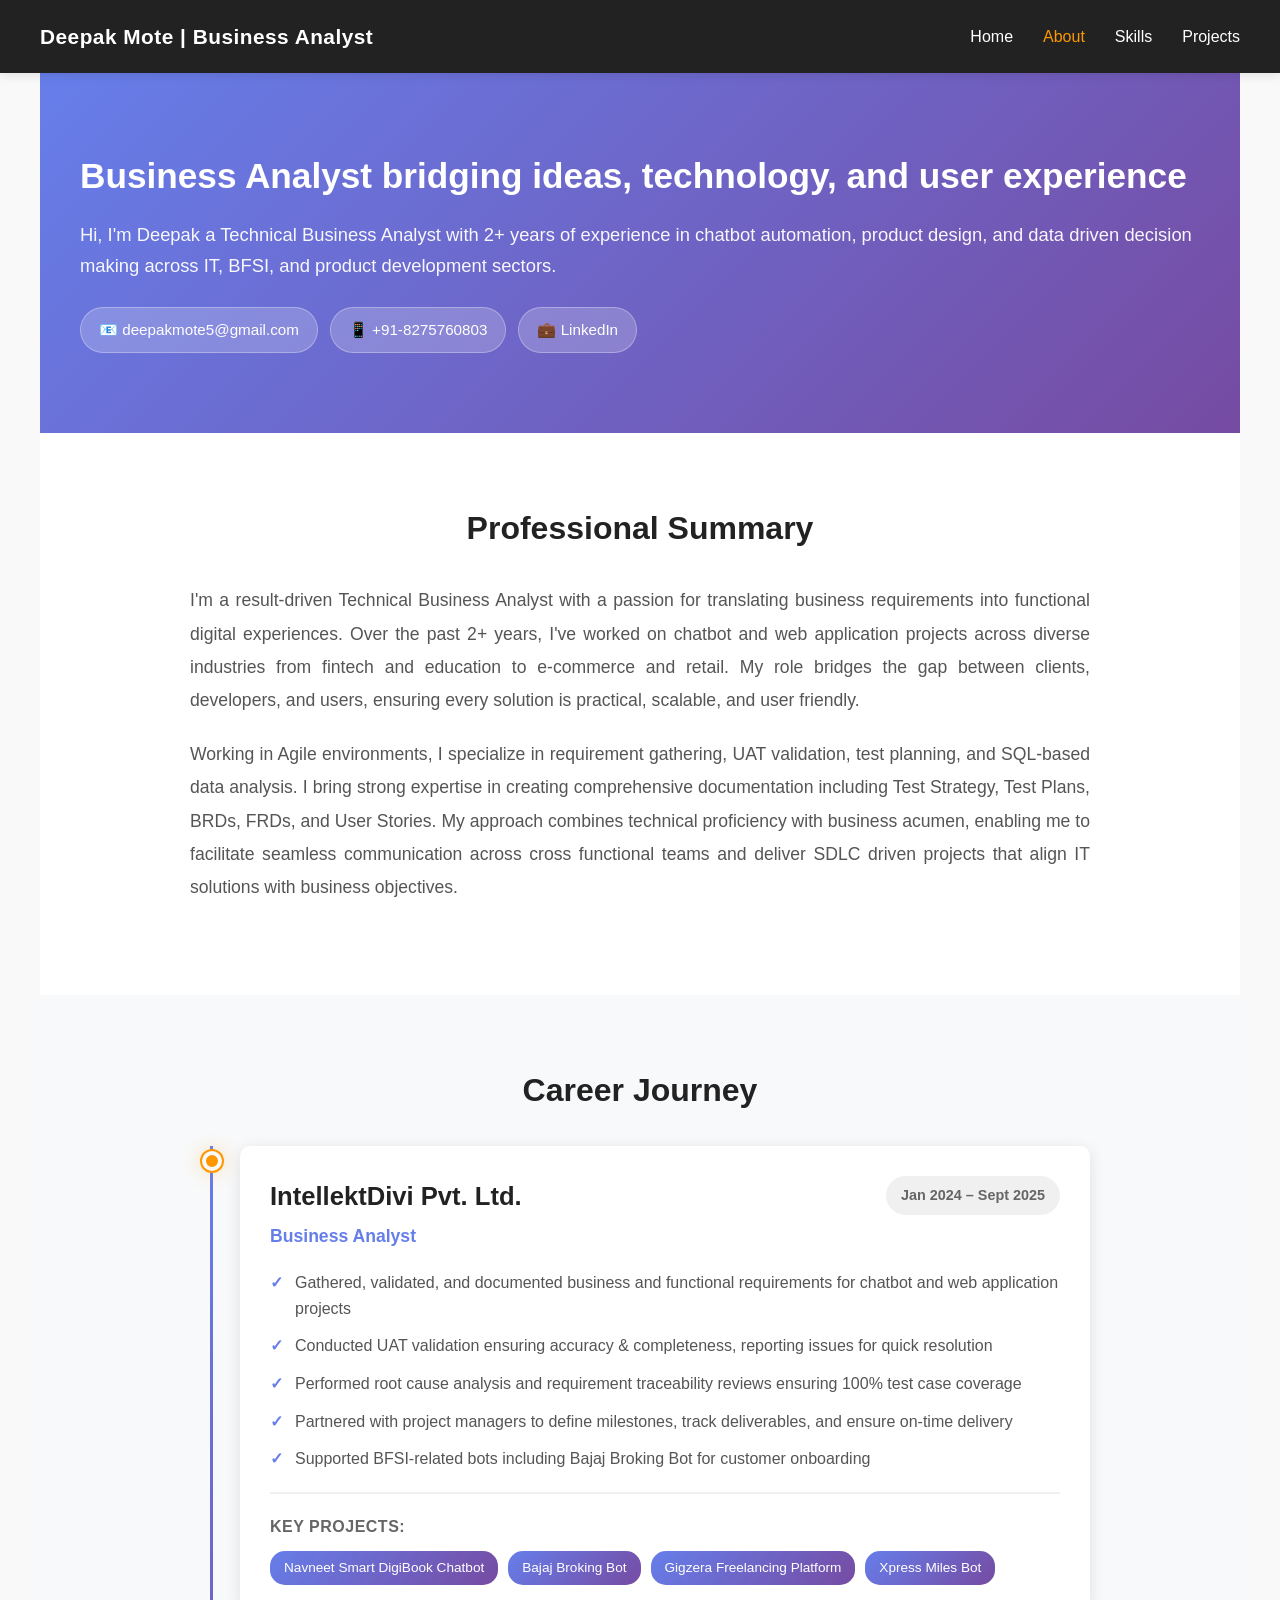
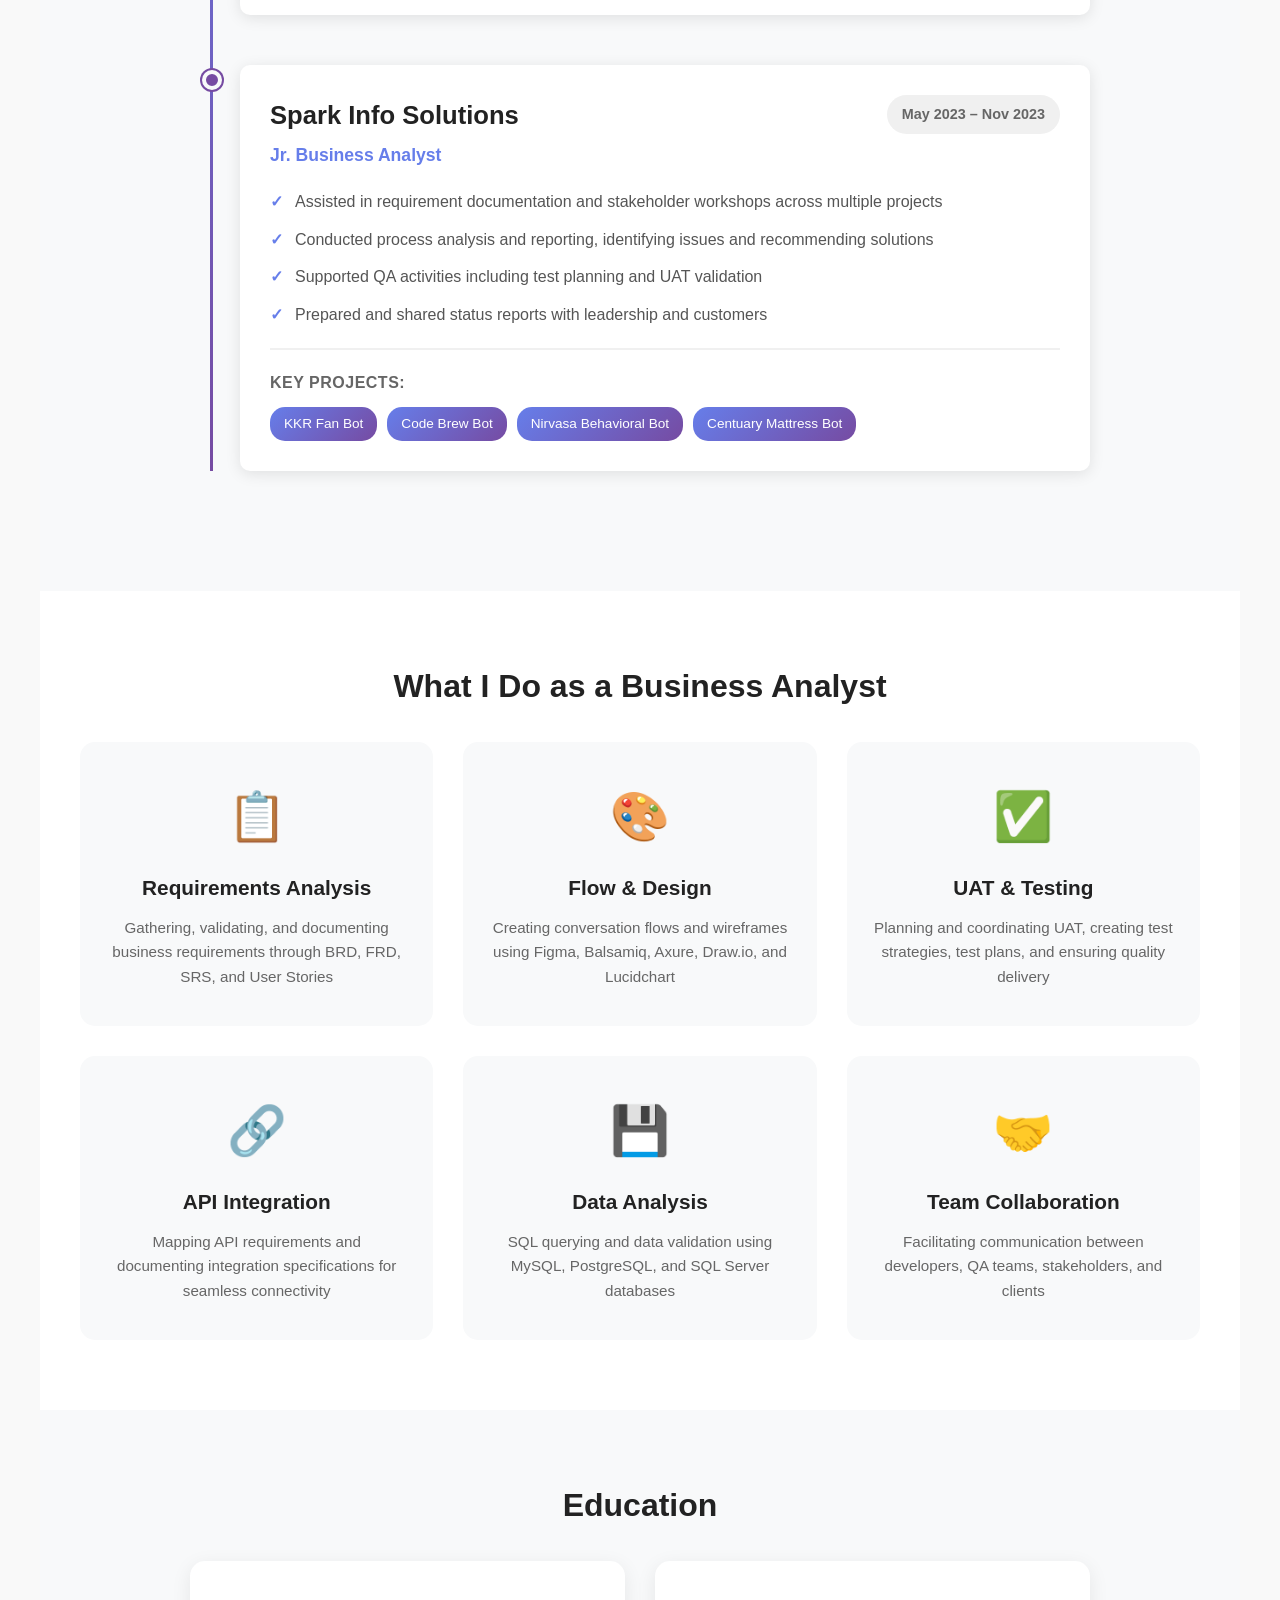
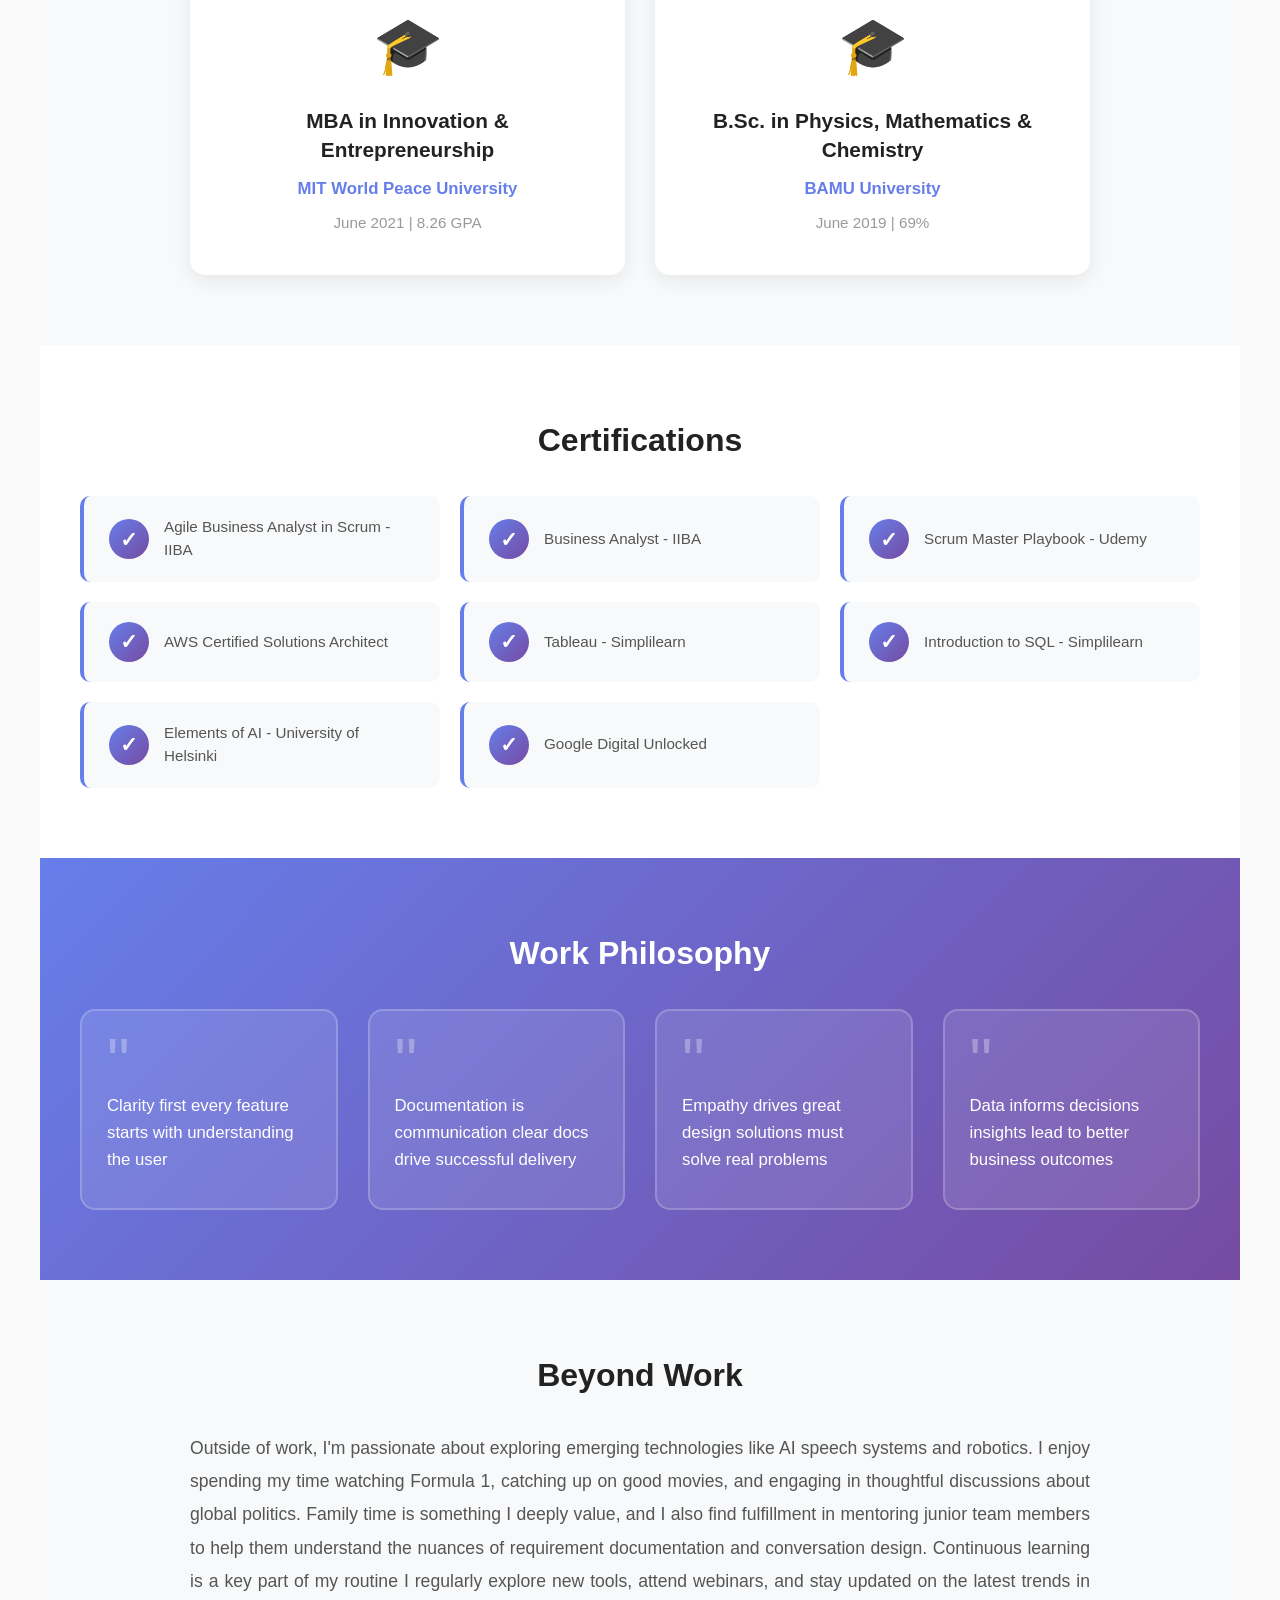
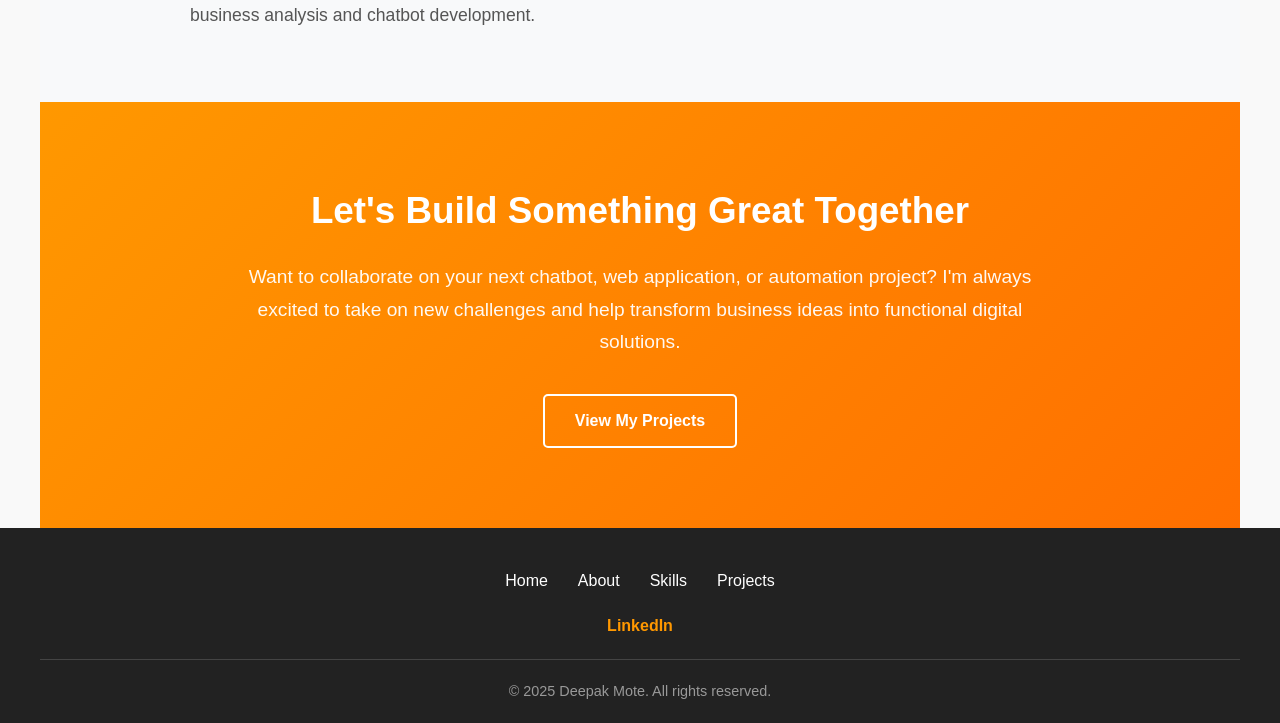
<file: about.html>
<!DOCTYPE html>
<html lang="en">
<head>
<meta charset="UTF-8">
<meta name="viewport" content="width=device-width, initial-scale=1.0">
<title>About Me | Deepak Mote - Business Analyst</title>
<link rel="stylesheet" href="index.css">
<link rel="stylesheet" href="about.css">
</head>
<body>
<!-- Header / Navbar -->
<header>
<div class="logo">Deepak Mote | Business Analyst</div>
<nav>
<ul>
<li><a href="index.html">Home</a></li>
<li><a href="about.html">About</a></li>
<li><a href="skills.html">Skills</a></li>
<li><a href="projects.html">Projects</a></li>
</ul>
</nav>
</header>

<!-- Hero Section -->
<section class="about-hero">
<div class="about-hero-content">
</div>
<div class="about-intro">
<h1>Business Analyst bridging ideas, technology, and user experience</h1>
<p class="tagline">Hi, I'm Deepak a Technical Business Analyst with 2+ years of experience in chatbot automation, product design, and data driven decision making across IT, BFSI, and product development sectors.</p>
<div class="contact-badges">
<a href="#" class="badge">📧 deepakmote5@gmail.com</a>
<a href="#" class="badge">📱 +91-8275760803</a>
<a href="https://www.linkedin.com/in/deepak-mote-4ba454193" target="_blank" class="badge">💼 LinkedIn</a>
</div>
</div>
</div>
</section>

<!-- Professional Summary -->
<section class="professional-summary">
<h2>Professional Summary</h2>
<div class="summary-content">
<p>I'm a result-driven Technical Business Analyst with a passion for translating business requirements into functional digital experiences. Over the past 2+ years, I've worked on chatbot and web application projects across diverse industries from fintech and education to e-commerce and retail. My role bridges the gap between clients, developers, and users, ensuring every solution is practical, scalable, and user friendly.</p>
<p>Working in Agile environments, I specialize in requirement gathering, UAT validation, test planning, and SQL-based data analysis. I bring strong expertise in creating comprehensive documentation including Test Strategy, Test Plans, BRDs, FRDs, and User Stories. My approach combines technical proficiency with business acumen, enabling me to facilitate seamless communication across cross functional teams and deliver SDLC driven projects that align IT solutions with business objectives.</p>
</div>
</section>

<!-- Work Experience Timeline -->
<section class="work-experience">
<h2>Career Journey</h2>
<div class="timeline">
<div class="timeline-item">
<div class="timeline-marker current"></div>
<div class="timeline-content">
<div class="company-header">
<div>
<h3>IntellektDivi Pvt. Ltd.</h3>
<p class="role">Business Analyst</p>
</div>
<span class="duration">Jan 2024 – Sept 2025</span>
</div>
<ul class="highlights">
<li>Gathered, validated, and documented business and functional requirements for chatbot and web application projects</li>
<li>Conducted UAT validation ensuring accuracy & completeness, reporting issues for quick resolution</li>
<li>Performed root cause analysis and requirement traceability reviews ensuring 100% test case coverage</li>
<li>Partnered with project managers to define milestones, track deliverables, and ensure on-time delivery</li>
<li>Supported BFSI-related bots including Bajaj Broking Bot for customer onboarding</li>
</ul>
<div class="key-projects">
<h4>Key Projects:</h4>
<div class="project-tags">
<span class="tag">Navneet Smart DigiBook Chatbot</span>
<span class="tag">Bajaj Broking Bot</span>
<span class="tag">Gigzera Freelancing Platform</span>
<span class="tag">Xpress Miles Bot</span>
</div>
</div>
</div>
</div>

<div class="timeline-item">
<div class="timeline-marker"></div>
<div class="timeline-content">
<div class="company-header">
<div>
<h3>Spark Info Solutions</h3>
<p class="role">Jr. Business Analyst</p>
</div>
<span class="duration">May 2023 – Nov 2023</span>
</div>
<ul class="highlights">
<li>Assisted in requirement documentation and stakeholder workshops across multiple projects</li>
<li>Conducted process analysis and reporting, identifying issues and recommending solutions</li>
<li>Supported QA activities including test planning and UAT validation</li>
<li>Prepared and shared status reports with leadership and customers</li>
</ul>
<div class="key-projects">
<h4>Key Projects:</h4>
<div class="project-tags">
<span class="tag">KKR Fan Bot</span>
<span class="tag">Code Brew Bot</span>
<span class="tag">Nirvasa Behavioral Bot</span>
<span class="tag">Centuary Mattress Bot</span>
</div>
</div>
</div>
</div>
</div>
</section>

<!-- Expertise & Responsibilities -->
<section class="expertise">
<h2>What I Do as a Business Analyst</h2>
<div class="expertise-grid">
<div class="expertise-card">
<div class="icon">📋</div>
<h3>Requirements Analysis</h3>
<p>Gathering, validating, and documenting business requirements through BRD, FRD, SRS, and User Stories</p>
</div>
<div class="expertise-card">
<div class="icon">🎨</div>
<h3>Flow & Design</h3>
<p>Creating conversation flows and wireframes using Figma, Balsamiq, Axure, Draw.io, and Lucidchart</p>
</div>
<div class="expertise-card">
<div class="icon">✅</div>
<h3>UAT & Testing</h3>
<p>Planning and coordinating UAT, creating test strategies, test plans, and ensuring quality delivery</p>
</div>
<div class="expertise-card">
<div class="icon">🔗</div>
<h3>API Integration</h3>
<p>Mapping API requirements and documenting integration specifications for seamless connectivity</p>
</div>
<div class="expertise-card">
<div class="icon">💾</div>
<h3>Data Analysis</h3>
<p>SQL querying and data validation using MySQL, PostgreSQL, and SQL Server databases</p>
</div>
<div class="expertise-card">
<div class="icon">🤝</div>
<h3>Team Collaboration</h3>
<p>Facilitating communication between developers, QA teams, stakeholders, and clients</p>
</div>
</div>
</section>

<!-- Education -->
<section class="education">
<h2>Education</h2>
<div class="education-grid">
<div class="education-card">
<div class="degree-icon">🎓</div>
<h3>MBA in Innovation & Entrepreneurship</h3>
<p class="institution">MIT World Peace University</p>
<p class="year">June 2021 | 8.26 GPA</p>
</div>
<div class="education-card">
<div class="degree-icon">🎓</div>
<h3>B.Sc. in Physics, Mathematics & Chemistry</h3>
<p class="institution">BAMU University</p>
<p class="year">June 2019 | 69%</p>
</div>
</div>
</section>

<!-- Certifications -->
<section class="certifications">
<h2>Certifications</h2>
<div class="cert-grid">
<div class="cert-card">
<div class="cert-badge">✓</div>
<p>Agile Business Analyst in Scrum - IIBA</p>
</div>
<div class="cert-card">
<div class="cert-badge">✓</div>
<p>Business Analyst - IIBA</p>
</div>
<div class="cert-card">
<div class="cert-badge">✓</div>
<p>Scrum Master Playbook - Udemy</p>
</div>
<div class="cert-card">
<div class="cert-badge">✓</div>
<p>AWS Certified Solutions Architect</p>
</div>
<div class="cert-card">
<div class="cert-badge">✓</div>
<p>Tableau - Simplilearn</p>
</div>
<div class="cert-card">
<div class="cert-badge">✓</div>
<p>Introduction to SQL - Simplilearn</p>
</div>
<div class="cert-card">
<div class="cert-badge">✓</div>
<p>Elements of AI - University of Helsinki</p>
</div>
<div class="cert-card">
<div class="cert-badge">✓</div>
<p>Google Digital Unlocked</p>
</div>
</div>
</section>

<!-- Core Values -->
<section class="core-values">
<h2>Work Philosophy</h2>
<div class="values-grid">
<div class="value-card">
<div class="quote-icon">"</div>
<p>Clarity first every feature starts with understanding the user</p>
</div>
<div class="value-card">
<div class="quote-icon">"</div>
<p>Documentation is communication clear docs drive successful delivery</p>
</div>
<div class="value-card">
<div class="quote-icon">"</div>
<p>Empathy drives great design solutions must solve real problems</p>
</div>
<div class="value-card">
<div class="quote-icon">"</div>
<p>Data informs decisions insights lead to better business outcomes</p>
</div>
</div>
</section>

<!-- Personal Interests -->
<section class="personal-interests">
<h2>Beyond Work</h2>
<div class="interests-content">
<p>Outside of work, I'm passionate about exploring emerging technologies like AI speech systems and robotics. I enjoy spending my time watching Formula 1, catching up on good movies, and engaging in thoughtful discussions about global politics. Family time is something I deeply value, and I also find fulfillment in mentoring junior team members to help them understand the nuances of requirement documentation and conversation design. Continuous learning is a key part of my routine I regularly explore new tools, attend webinars, and stay updated on the latest trends in business analysis and chatbot development.</p>
</div>
</section>

<!-- CTA Section -->
<section class="about-cta">
<div class="cta-content">
<h2>Let's Build Something Great Together</h2>
<p>Want to collaborate on your next chatbot, web application, or automation project? I'm always excited to take on new challenges and help transform business ideas into functional digital solutions.</p>
<div class="cta-buttons">
<a href="projects.html" class="btn secondary">View My Projects</a>
</div>
</div>
</section>

<!-- Footer -->
<footer>
<div class="footer-content">
<div class="footer-links">
<a href="index.html">Home</a>
<a href="about.html">About</a>
<a href="skills.html">Skills</a>
<a href="projects.html">Projects</a>
</div>
<div class="footer-social">
<a href="https://www.linkedin.com/in/deepak-mote-4ba454193" target="_blank">LinkedIn</a>
</div>
<p class="copyright">&copy; 2025 Deepak Mote. All rights reserved.</p>
</div>
</footer>

<script src="index.js"></script>
</body>
</html>
</file>
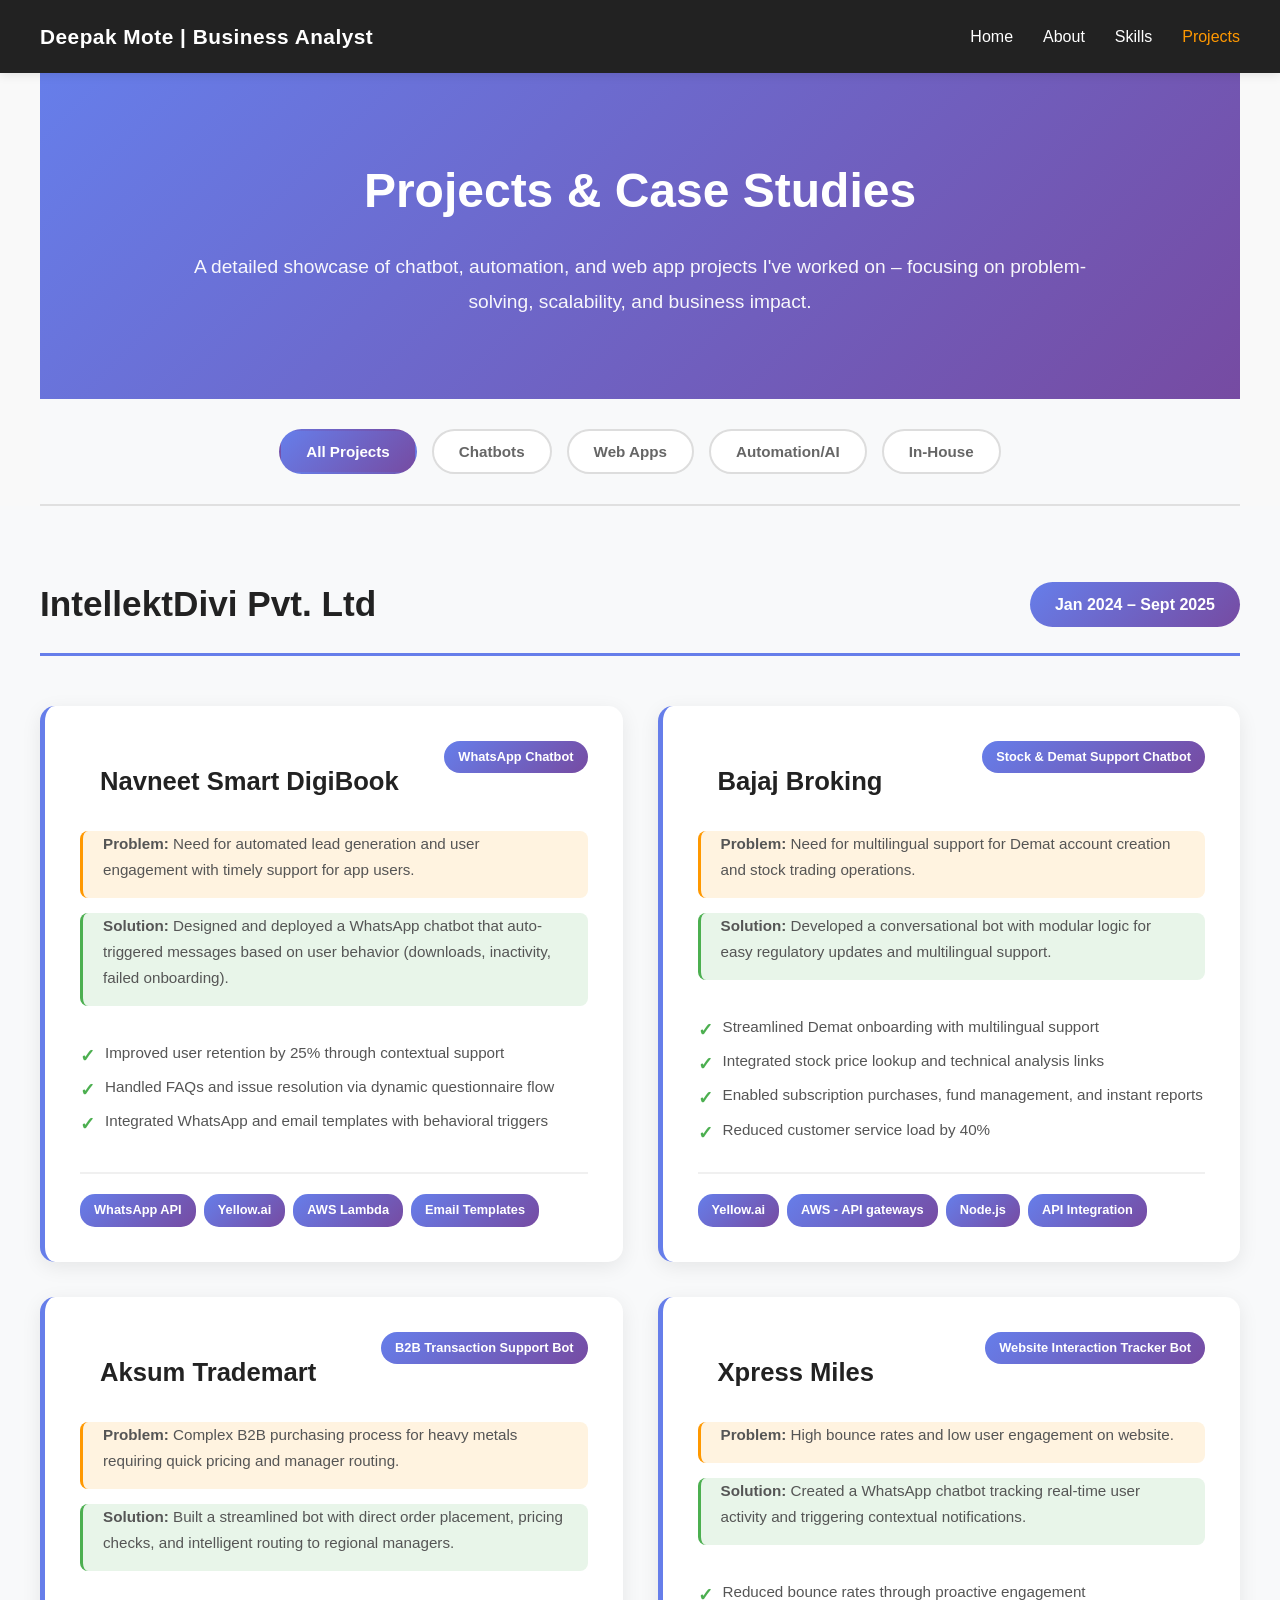
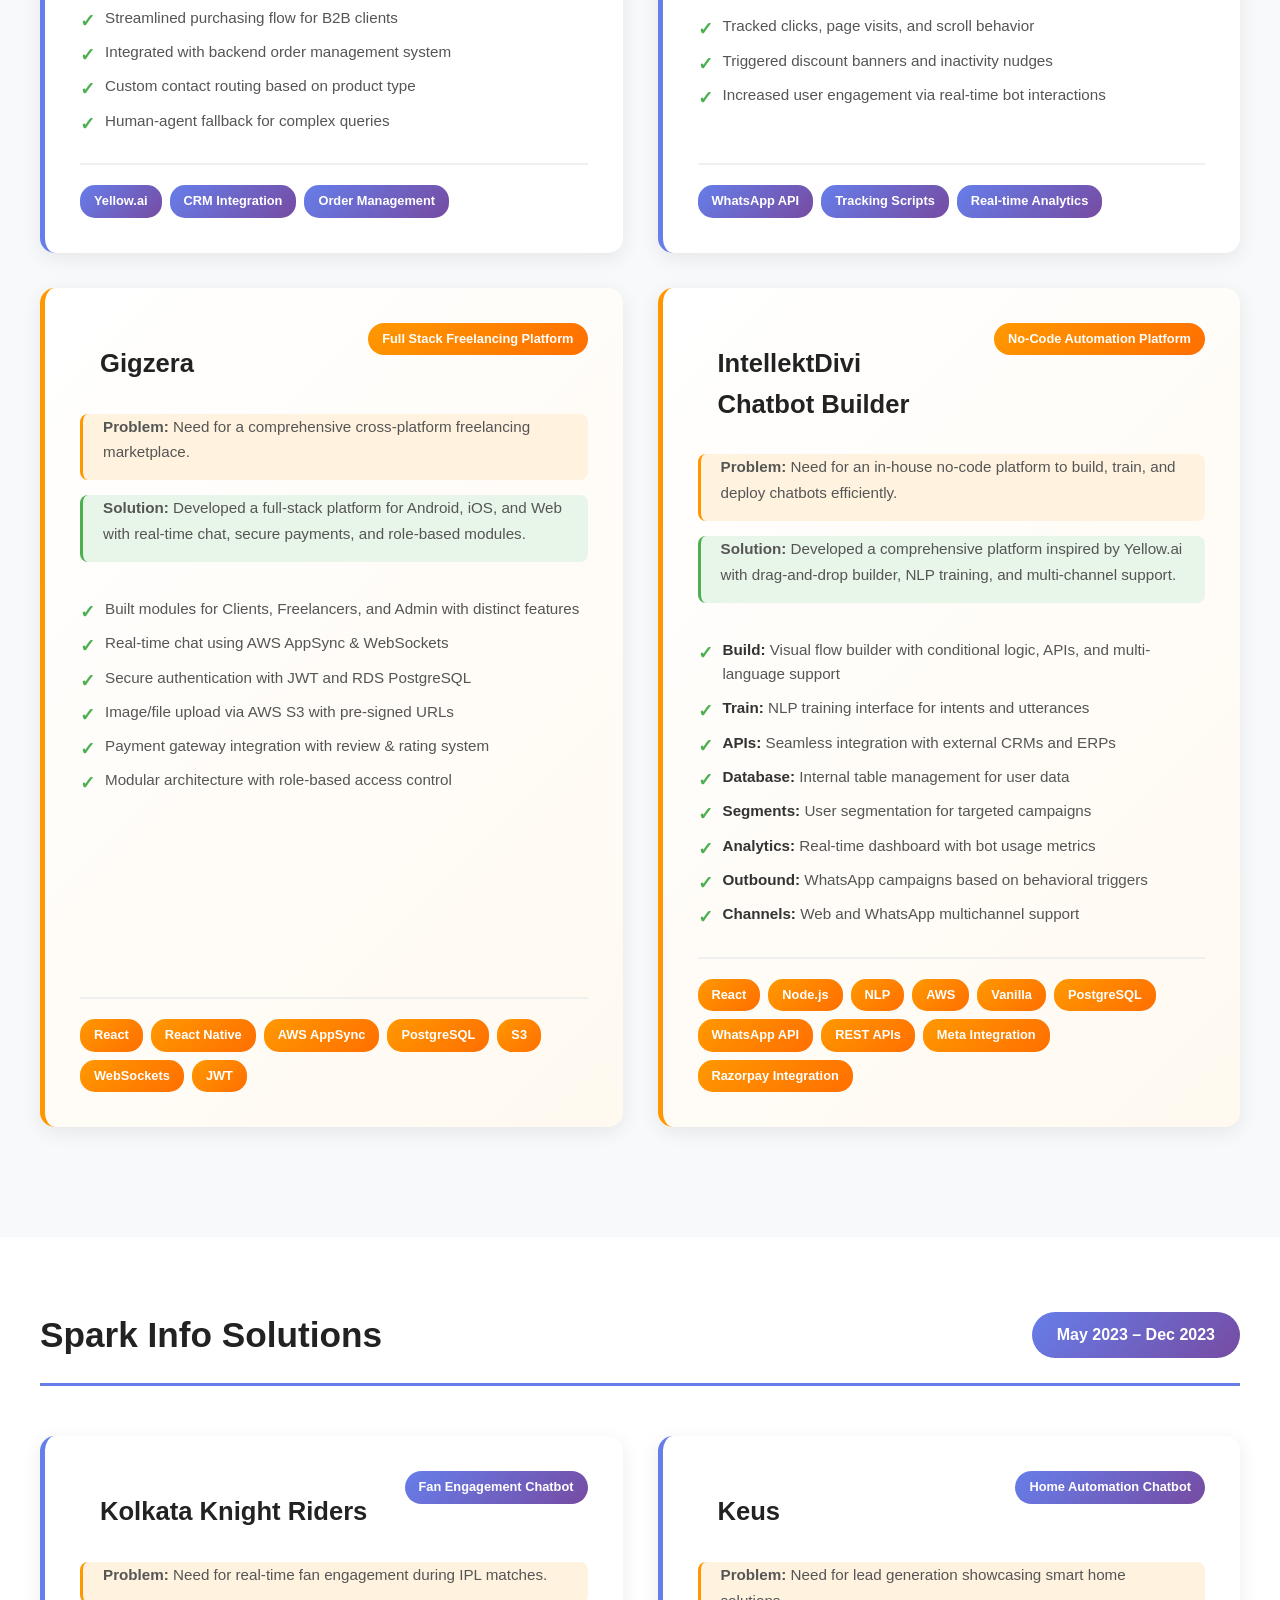
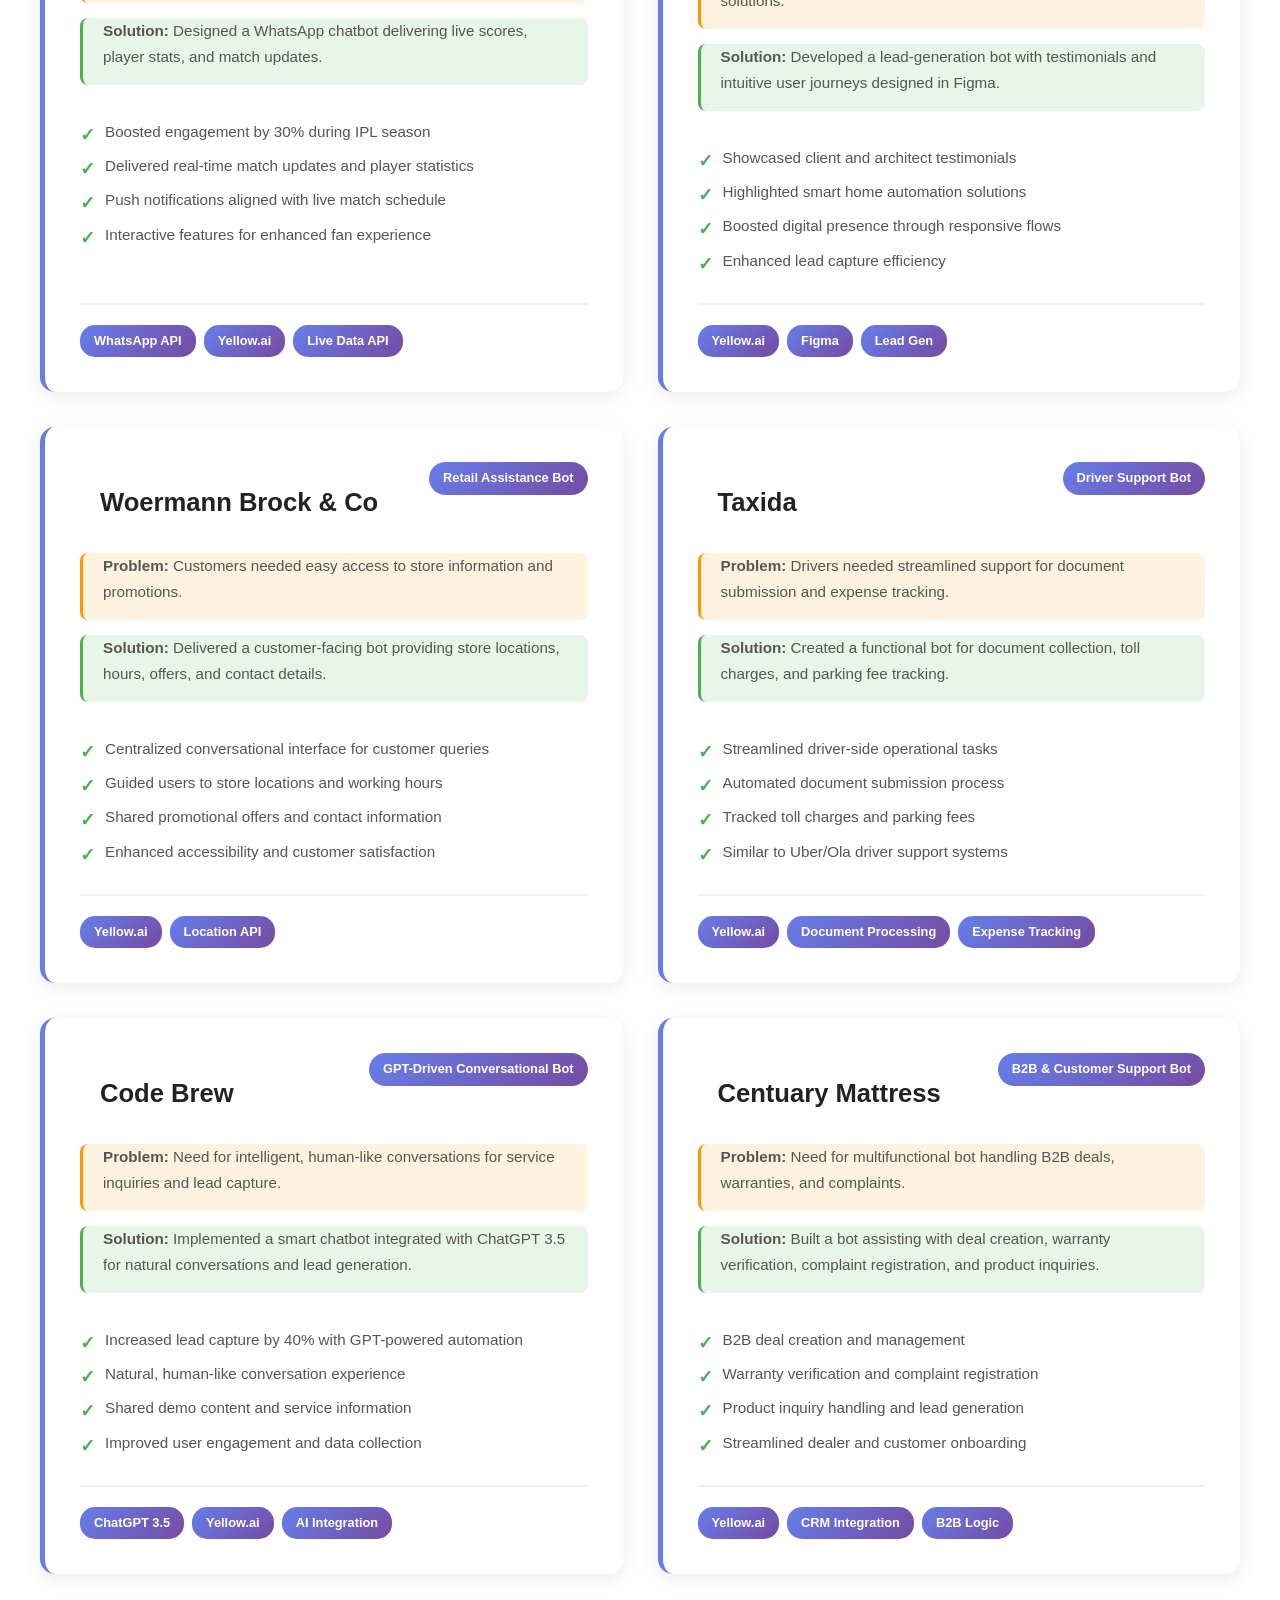
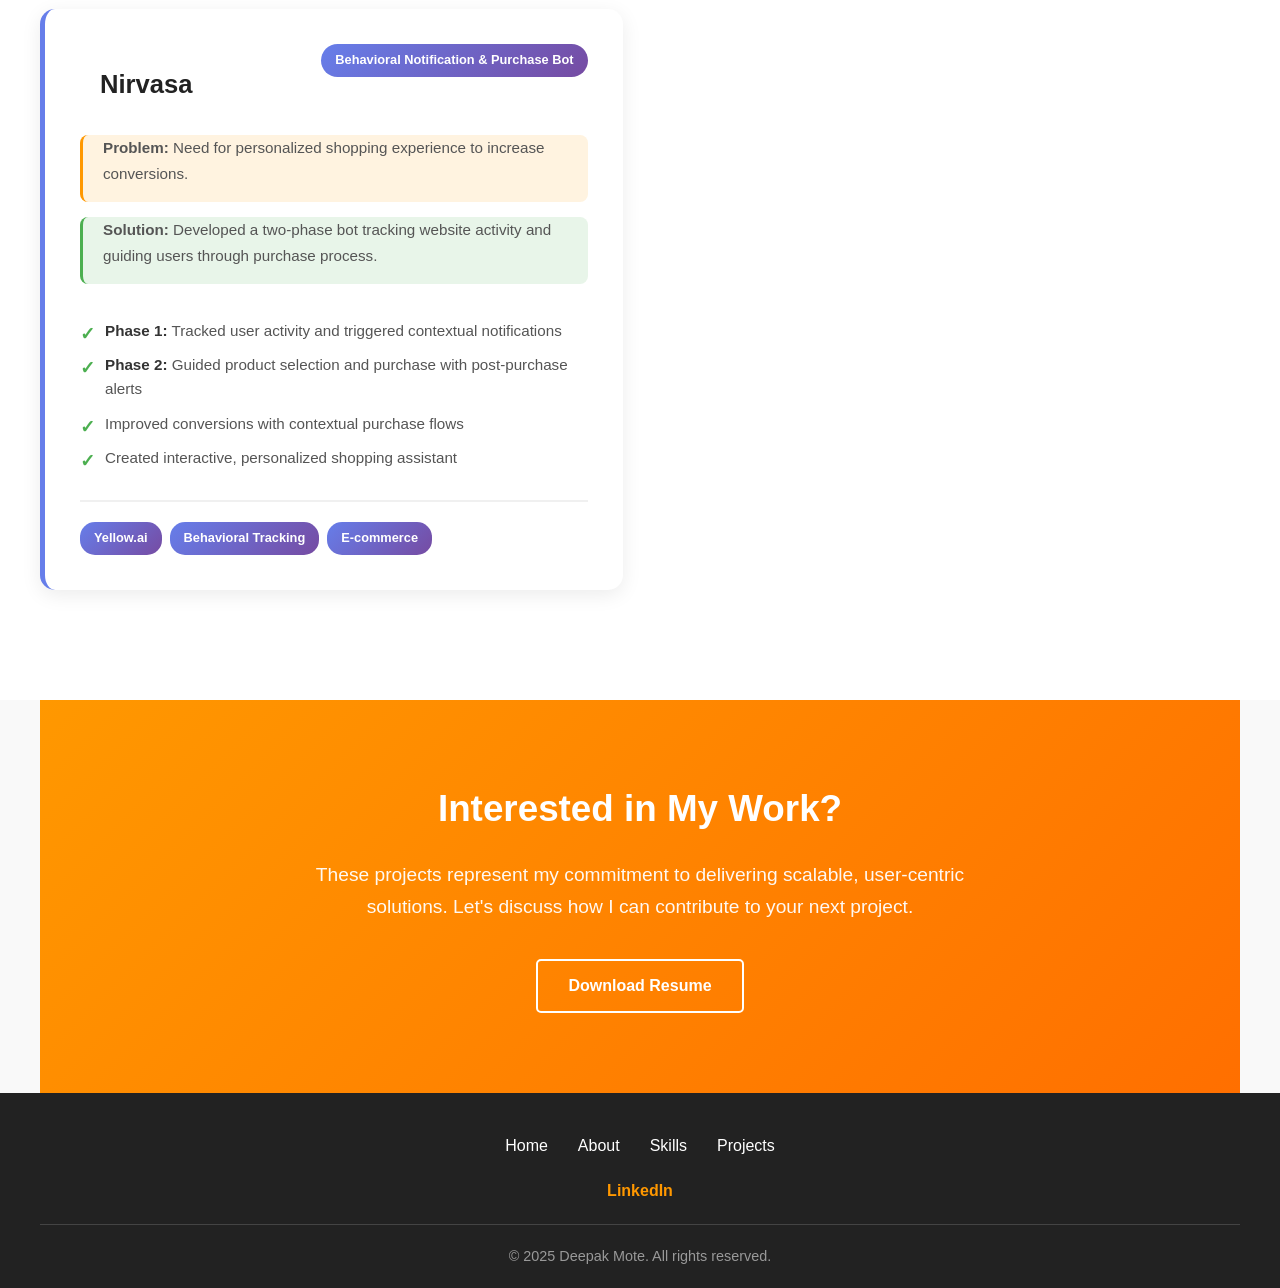
<file: projects.html>
<!DOCTYPE html>
<html lang="en">
<head>
<meta charset="UTF-8">
<meta name="viewport" content="width=device-width, initial-scale=1.0">
<title>Projects & Case Studies | Deepak Mote - Business Analyst</title>
<link rel="stylesheet" href="index.css">
<link rel="stylesheet" href="projects.css">
</head>
<body>
<!-- Header / Navbar -->
<header>
<div class="logo">Deepak Mote | Business Analyst</div>
<nav>
<ul>
<li><a href="index.html">Home</a></li>
<li><a href="about.html">About</a></li>
<li><a href="skills.html">Skills</a></li>
<li><a href="projects.html">Projects</a></li>
</ul>
</nav>
</header>

<!-- Projects Intro -->
<section class="projects-intro">
<div class="intro-content">
<h1>Projects & Case Studies</h1>
<p>A detailed showcase of chatbot, automation, and web app projects I've worked on – focusing on problem-solving, scalability, and business impact.</p>
</div>
</section>

<!-- Filter Buttons -->
<section class="filter-section">
<div class="filter-container">
<button class="filter-btn active" data-filter="all">All Projects</button>
<button class="filter-btn" data-filter="chatbot">Chatbots</button>
<button class="filter-btn" data-filter="webapp">Web Apps</button>
<button class="filter-btn" data-filter="automation">Automation/AI</button>
<button class="filter-btn" data-filter="inhouse">In-House</button>
</div>
</section>

<!-- IntellektDivi Projects -->
<section class="company-section">
<div class="company-header">
<h2>IntellektDivi Pvt. Ltd</h2>
<span class="duration">Jan 2024 – Sept 2025</span>
</div>

<div class="project-grid">
<!-- Navneet Smart DigiBook -->
<div class="project-card" data-category="chatbot">
<div class="project-header">
<h3>Navneet Smart DigiBook</h3>
<span class="project-type">WhatsApp Chatbot</span>
</div>
<div class="project-content">
<p class="problem"><strong>Problem:</strong> Need for automated lead generation and user engagement with timely support for app users.</p>
<p class="solution"><strong>Solution:</strong> Designed and deployed a WhatsApp chatbot that auto-triggered messages based on user behavior (downloads, inactivity, failed onboarding).</p>
<ul class="highlights">
<li>Improved user retention by 25% through contextual support</li>
<li>Handled FAQs and issue resolution via dynamic questionnaire flow</li>
<li>Integrated WhatsApp and email templates with behavioral triggers</li>
</ul>
<div class="tech-stack">
<span class="badge">WhatsApp API</span>
<span class="badge">Yellow.ai</span>
<span class="badge">AWS Lambda</span>
<span class="badge">Email Templates</span>
</div>
</div>
</div>

<!-- Bajaj Broking -->
<div class="project-card" data-category="chatbot">
<div class="project-header">
<h3>Bajaj Broking</h3>
<span class="project-type">Stock & Demat Support Chatbot</span>
</div>
<div class="project-content">
<p class="problem"><strong>Problem:</strong> Need for multilingual support for Demat account creation and stock trading operations.</p>
<p class="solution"><strong>Solution:</strong> Developed a conversational bot with modular logic for easy regulatory updates and multilingual support.</p>
<ul class="highlights">
<li>Streamlined Demat onboarding with multilingual support</li>
<li>Integrated stock price lookup and technical analysis links</li>
<li>Enabled subscription purchases, fund management, and instant reports</li>
<li>Reduced customer service load by 40%</li>
</ul>
<div class="tech-stack">
<span class="badge">Yellow.ai</span>
<span class="badge">AWS - API gateways</span>
<span class="badge">Node.js</span>
<span class="badge">API Integration</span>
</div>
</div>
</div>

<!-- Aksum Trademart -->
<div class="project-card" data-category="chatbot">
<div class="project-header">
<h3>Aksum Trademart</h3>
<span class="project-type">B2B Transaction Support Bot</span>
</div>
<div class="project-content">
<p class="problem"><strong>Problem:</strong> Complex B2B purchasing process for heavy metals requiring quick pricing and manager routing.</p>
<p class="solution"><strong>Solution:</strong> Built a streamlined bot with direct order placement, pricing checks, and intelligent routing to regional managers.</p>
<ul class="highlights">
<li>Streamlined purchasing flow for B2B clients</li>
<li>Integrated with backend order management system</li>
<li>Custom contact routing based on product type</li>
<li>Human-agent fallback for complex queries</li>
</ul>
<div class="tech-stack">
<span class="badge">Yellow.ai</span>
<span class="badge">CRM Integration</span>
<span class="badge">Order Management</span>
</div>
</div>
</div>

<!-- Xpress Miles -->
<div class="project-card" data-category="chatbot automation">
<div class="project-header">
<h3>Xpress Miles</h3>
<span class="project-type">Website Interaction Tracker Bot</span>
</div>
<div class="project-content">
<p class="problem"><strong>Problem:</strong> High bounce rates and low user engagement on website.</p>
<p class="solution"><strong>Solution:</strong> Created a WhatsApp chatbot tracking real-time user activity and triggering contextual notifications.</p>
<ul class="highlights">
<li>Reduced bounce rates through proactive engagement</li>
<li>Tracked clicks, page visits, and scroll behavior</li>
<li>Triggered discount banners and inactivity nudges</li>
<li>Increased user engagement via real-time bot interactions</li>
</ul>
<div class="tech-stack">
<span class="badge">WhatsApp API</span>
<span class="badge">Tracking Scripts</span>
<span class="badge">Real-time Analytics</span>
</div>
</div>
</div>

<!-- Gigzera -->
<div class="project-card featured" data-category="webapp">
<div class="project-header">
<h3>Gigzera</h3>
<span class="project-type">Full Stack Freelancing Platform</span>
</div>
<div class="project-content">
<p class="problem"><strong>Problem:</strong> Need for a comprehensive cross-platform freelancing marketplace.</p>
<p class="solution"><strong>Solution:</strong> Developed a full-stack platform for Android, iOS, and Web with real-time chat, secure payments, and role-based modules.</p>
<ul class="highlights">
<li>Built modules for Clients, Freelancers, and Admin with distinct features</li>
<li>Real-time chat using AWS AppSync & WebSockets</li>
<li>Secure authentication with JWT and RDS PostgreSQL</li>
<li>Image/file upload via AWS S3 with pre-signed URLs</li>
<li>Payment gateway integration with review & rating system</li>
<li>Modular architecture with role-based access control</li>
</ul>
<div class="tech-stack">
<span class="badge">React</span>
<span class="badge">React Native</span>
<span class="badge">AWS AppSync</span>
<span class="badge">PostgreSQL</span>
<span class="badge">S3</span>
<span class="badge">WebSockets</span>
<span class="badge">JWT</span>
</div>
</div>
</div>

<!-- IntellektDivi Chatbot Builder -->
<div class="project-card featured" data-category="webapp automation inhouse">
<div class="project-header">
<h3>IntellektDivi Chatbot Builder</h3>
<span class="project-type">No-Code Automation Platform</span>
</div>
<div class="project-content">
<p class="problem"><strong>Problem:</strong> Need for an in-house no-code platform to build, train, and deploy chatbots efficiently.</p>
<p class="solution"><strong>Solution:</strong> Developed a comprehensive platform inspired by Yellow.ai with drag-and-drop builder, NLP training, and multi-channel support.</p>
<ul class="highlights">
<li><strong>Build:</strong> Visual flow builder with conditional logic, APIs, and multi-language support</li>
<li><strong>Train:</strong> NLP training interface for intents and utterances</li>
<li><strong>APIs:</strong> Seamless integration with external CRMs and ERPs</li>
<li><strong>Database:</strong> Internal table management for user data</li>
<li><strong>Segments:</strong> User segmentation for targeted campaigns</li>
<li><strong>Analytics:</strong> Real-time dashboard with bot usage metrics</li>
<li><strong>Outbound:</strong> WhatsApp campaigns based on behavioral triggers</li>
<li><strong>Channels:</strong> Web and WhatsApp multichannel support</li>
</ul>
<div class="tech-stack">
<span class="badge">React</span>
<span class="badge">Node.js</span>
<span class="badge">NLP</span>
<span class="badge">AWS</span>
<span class="badge">Vanilla</span>
<span class="badge">PostgreSQL</span>
<span class="badge">WhatsApp API</span>
<span class="badge">REST APIs</span>
<span class="badge">Meta Integration</span>
<span class="badge">Razorpay Integration</span>
</div>
</div>
</div>
</div>
</section>

<!-- Spark Info Solutions Projects -->
<section class="company-section">
<div class="company-header">
<h2>Spark Info Solutions</h2>
<span class="duration">May 2023 – Dec 2023</span>
</div>

<div class="project-grid">
<!-- KKR Fan Bot -->
<div class="project-card" data-category="chatbot">
<div class="project-header">
<h3>Kolkata Knight Riders</h3>
<span class="project-type">Fan Engagement Chatbot</span>
</div>
<div class="project-content">
<p class="problem"><strong>Problem:</strong> Need for real-time fan engagement during IPL matches.</p>
<p class="solution"><strong>Solution:</strong> Designed a WhatsApp chatbot delivering live scores, player stats, and match updates.</p>
<ul class="highlights">
<li>Boosted engagement by 30% during IPL season</li>
<li>Delivered real-time match updates and player statistics</li>
<li>Push notifications aligned with live match schedule</li>
<li>Interactive features for enhanced fan experience</li>
</ul>
<div class="tech-stack">
<span class="badge">WhatsApp API</span>
<span class="badge">Yellow.ai</span>
<span class="badge">Live Data API</span>
</div>
</div>
</div>

<!-- Keus -->
<div class="project-card" data-category="chatbot">
<div class="project-header">
<h3>Keus</h3>
<span class="project-type">Home Automation Chatbot</span>
</div>
<div class="project-content">
<p class="problem"><strong>Problem:</strong> Need for lead generation showcasing smart home solutions.</p>
<p class="solution"><strong>Solution:</strong> Developed a lead-generation bot with testimonials and intuitive user journeys designed in Figma.</p>
<ul class="highlights">
<li>Showcased client and architect testimonials</li>
<li>Highlighted smart home automation solutions</li>
<li>Boosted digital presence through responsive flows</li>
<li>Enhanced lead capture efficiency</li>
</ul>
<div class="tech-stack">
<span class="badge">Yellow.ai</span>
<span class="badge">Figma</span>
<span class="badge">Lead Gen</span>
</div>
</div>
</div>

<!-- Woermann Brock -->
<div class="project-card" data-category="chatbot">
<div class="project-header">
<h3>Woermann Brock & Co</h3>
<span class="project-type">Retail Assistance Bot</span>
</div>
<div class="project-content">
<p class="problem"><strong>Problem:</strong> Customers needed easy access to store information and promotions.</p>
<p class="solution"><strong>Solution:</strong> Delivered a customer-facing bot providing store locations, hours, offers, and contact details.</p>
<ul class="highlights">
<li>Centralized conversational interface for customer queries</li>
<li>Guided users to store locations and working hours</li>
<li>Shared promotional offers and contact information</li>
<li>Enhanced accessibility and customer satisfaction</li>
</ul>
<div class="tech-stack">
<span class="badge">Yellow.ai</span>
<span class="badge">Location API</span>
</div>
</div>
</div>

<!-- Taxida -->
<div class="project-card" data-category="chatbot">
<div class="project-header">
<h3>Taxida</h3>
<span class="project-type">Driver Support Bot</span>
</div>
<div class="project-content">
<p class="problem"><strong>Problem:</strong> Drivers needed streamlined support for document submission and expense tracking.</p>
<p class="solution"><strong>Solution:</strong> Created a functional bot for document collection, toll charges, and parking fee tracking.</p>
<ul class="highlights">
<li>Streamlined driver-side operational tasks</li>
<li>Automated document submission process</li>
<li>Tracked toll charges and parking fees</li>
<li>Similar to Uber/Ola driver support systems</li>
</ul>
<div class="tech-stack">
<span class="badge">Yellow.ai</span>
<span class="badge">Document Processing</span>
<span class="badge">Expense Tracking</span>
</div>
</div>
</div>

<!-- Code Brew -->
<div class="project-card" data-category="chatbot automation">
<div class="project-header">
<h3>Code Brew</h3>
<span class="project-type">GPT-Driven Conversational Bot</span>
</div>
<div class="project-content">
<p class="problem"><strong>Problem:</strong> Need for intelligent, human-like conversations for service inquiries and lead capture.</p>
<p class="solution"><strong>Solution:</strong> Implemented a smart chatbot integrated with ChatGPT 3.5 for natural conversations and lead generation.</p>
<ul class="highlights">
<li>Increased lead capture by 40% with GPT-powered automation</li>
<li>Natural, human-like conversation experience</li>
<li>Shared demo content and service information</li>
<li>Improved user engagement and data collection</li>
</ul>
<div class="tech-stack">
<span class="badge">ChatGPT 3.5</span>
<span class="badge">Yellow.ai</span>
<span class="badge">AI Integration</span>
</div>
</div>
</div>

<!-- Centuary Mattress -->
<div class="project-card" data-category="chatbot">
<div class="project-header">
<h3>Centuary Mattress</h3>
<span class="project-type">B2B & Customer Support Bot</span>
</div>
<div class="project-content">
<p class="problem"><strong>Problem:</strong> Need for multifunctional bot handling B2B deals, warranties, and complaints.</p>
<p class="solution"><strong>Solution:</strong> Built a bot assisting with deal creation, warranty verification, complaint registration, and product inquiries.</p>
<ul class="highlights">
<li>B2B deal creation and management</li>
<li>Warranty verification and complaint registration</li>
<li>Product inquiry handling and lead generation</li>
<li>Streamlined dealer and customer onboarding</li>
</ul>
<div class="tech-stack">
<span class="badge">Yellow.ai</span>
<span class="badge">CRM Integration</span>
<span class="badge">B2B Logic</span>
</div>
</div>
</div>

<!-- Nirvasa -->
<div class="project-card" data-category="chatbot automation">
<div class="project-header">
<h3>Nirvasa</h3>
<span class="project-type">Behavioral Notification & Purchase Bot</span>
</div>
<div class="project-content">
<p class="problem"><strong>Problem:</strong> Need for personalized shopping experience to increase conversions.</p>
<p class="solution"><strong>Solution:</strong> Developed a two-phase bot tracking website activity and guiding users through purchase process.</p>
<ul class="highlights">
<li><strong>Phase 1:</strong> Tracked user activity and triggered contextual notifications</li>
<li><strong>Phase 2:</strong> Guided product selection and purchase with post-purchase alerts</li>
<li>Improved conversions with contextual purchase flows</li>
<li>Created interactive, personalized shopping assistant</li>
</ul>
<div class="tech-stack">
<span class="badge">Yellow.ai</span>
<span class="badge">Behavioral Tracking</span>
<span class="badge">E-commerce</span>
</div>
</div>
</div>
</div>
</section>

<!-- CTA Section -->
<section class="projects-cta">
<h2>Interested in My Work?</h2>
<p>These projects represent my commitment to delivering scalable, user-centric solutions. Let's discuss how I can contribute to your next project.</p>
<div class="cta-buttons">
<a href="#" class="btn secondary" id="projects-resume-btn">Download Resume</a>
</div>
</section>

<!-- Footer -->
<footer>
<div class="footer-content">
<div class="footer-links">
<a href="index.html">Home</a>
<a href="about.html">About</a>
<a href="skills.html">Skills</a>
<a href="projects.html">Projects</a>
</div>
<div class="footer-social">
<a href="https://www.linkedin.com/in/deepak-mote-4ba454193" target="_blank">LinkedIn</a>
</div>
<p class="copyright">&copy; 2025 Deepak Mote. All rights reserved.</p>
</div>
</footer>

<script src="projects.js"></script>
</body>
</html>
</file>
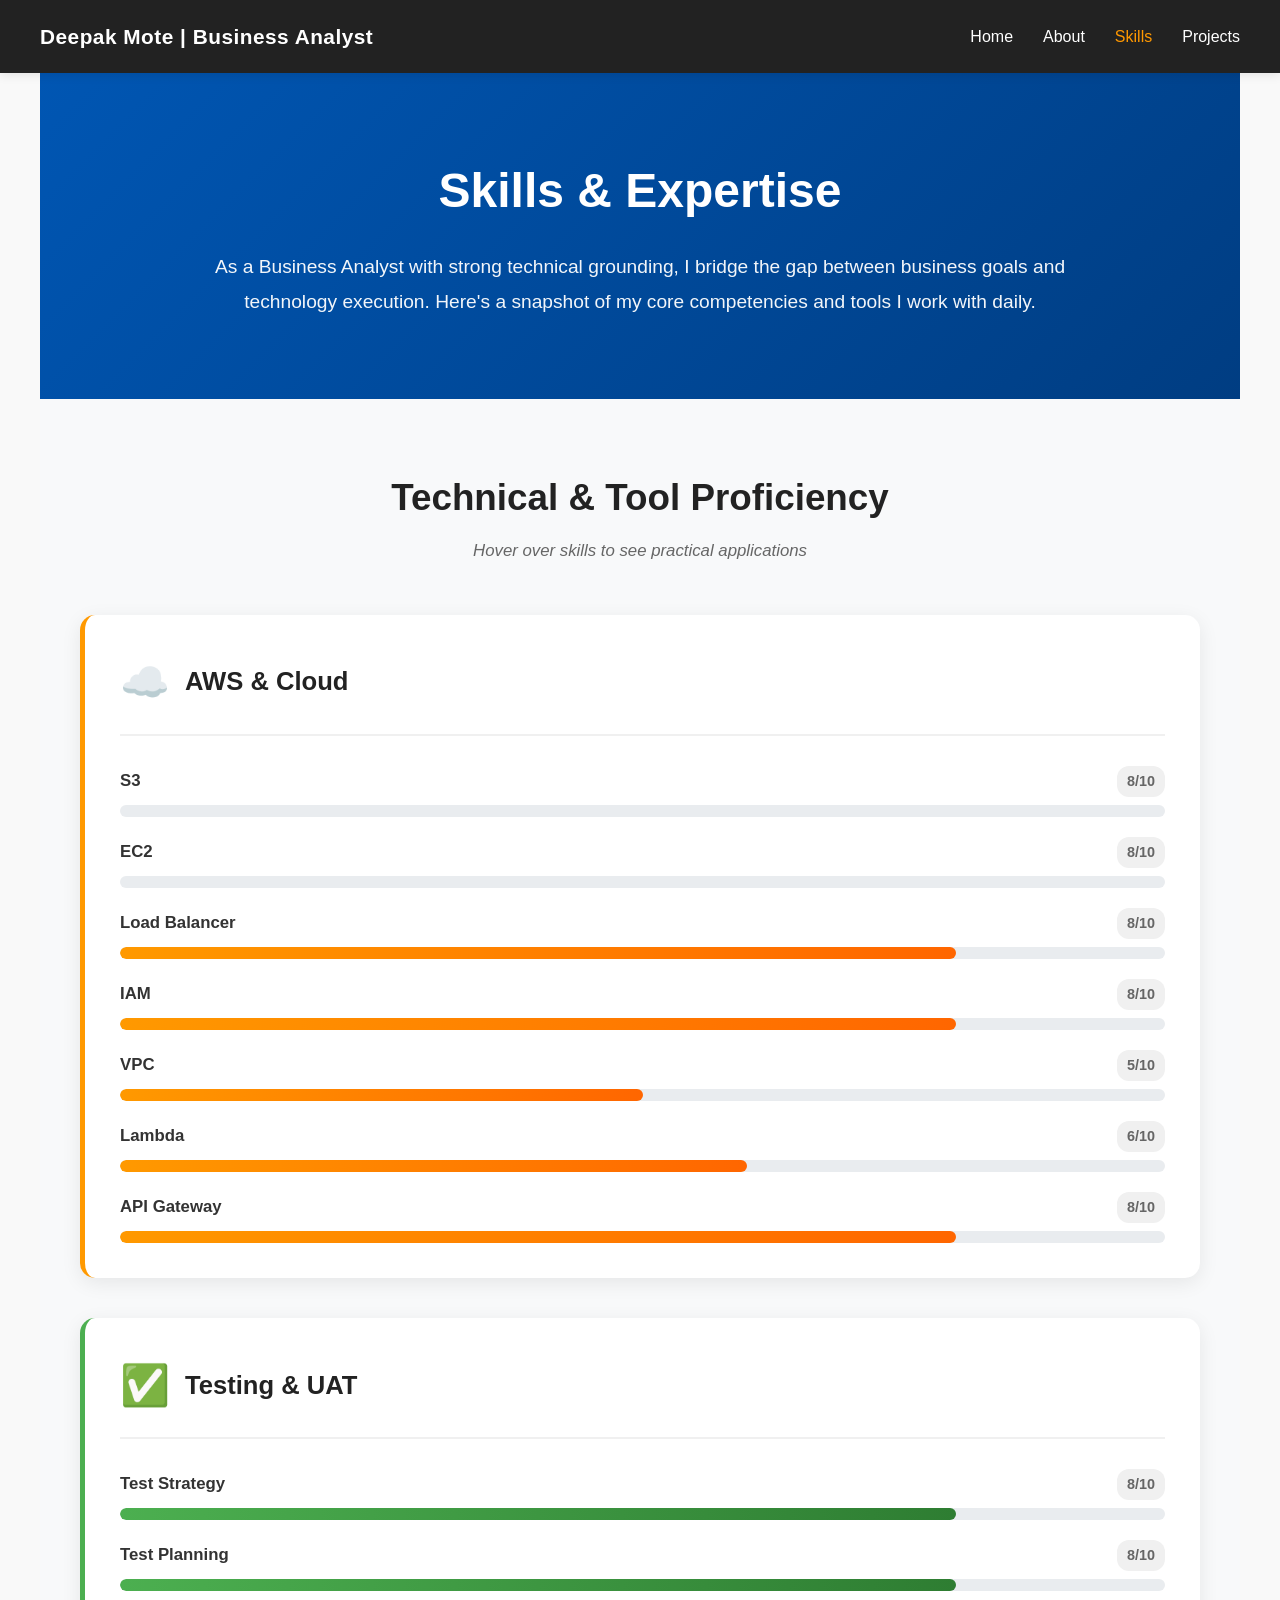
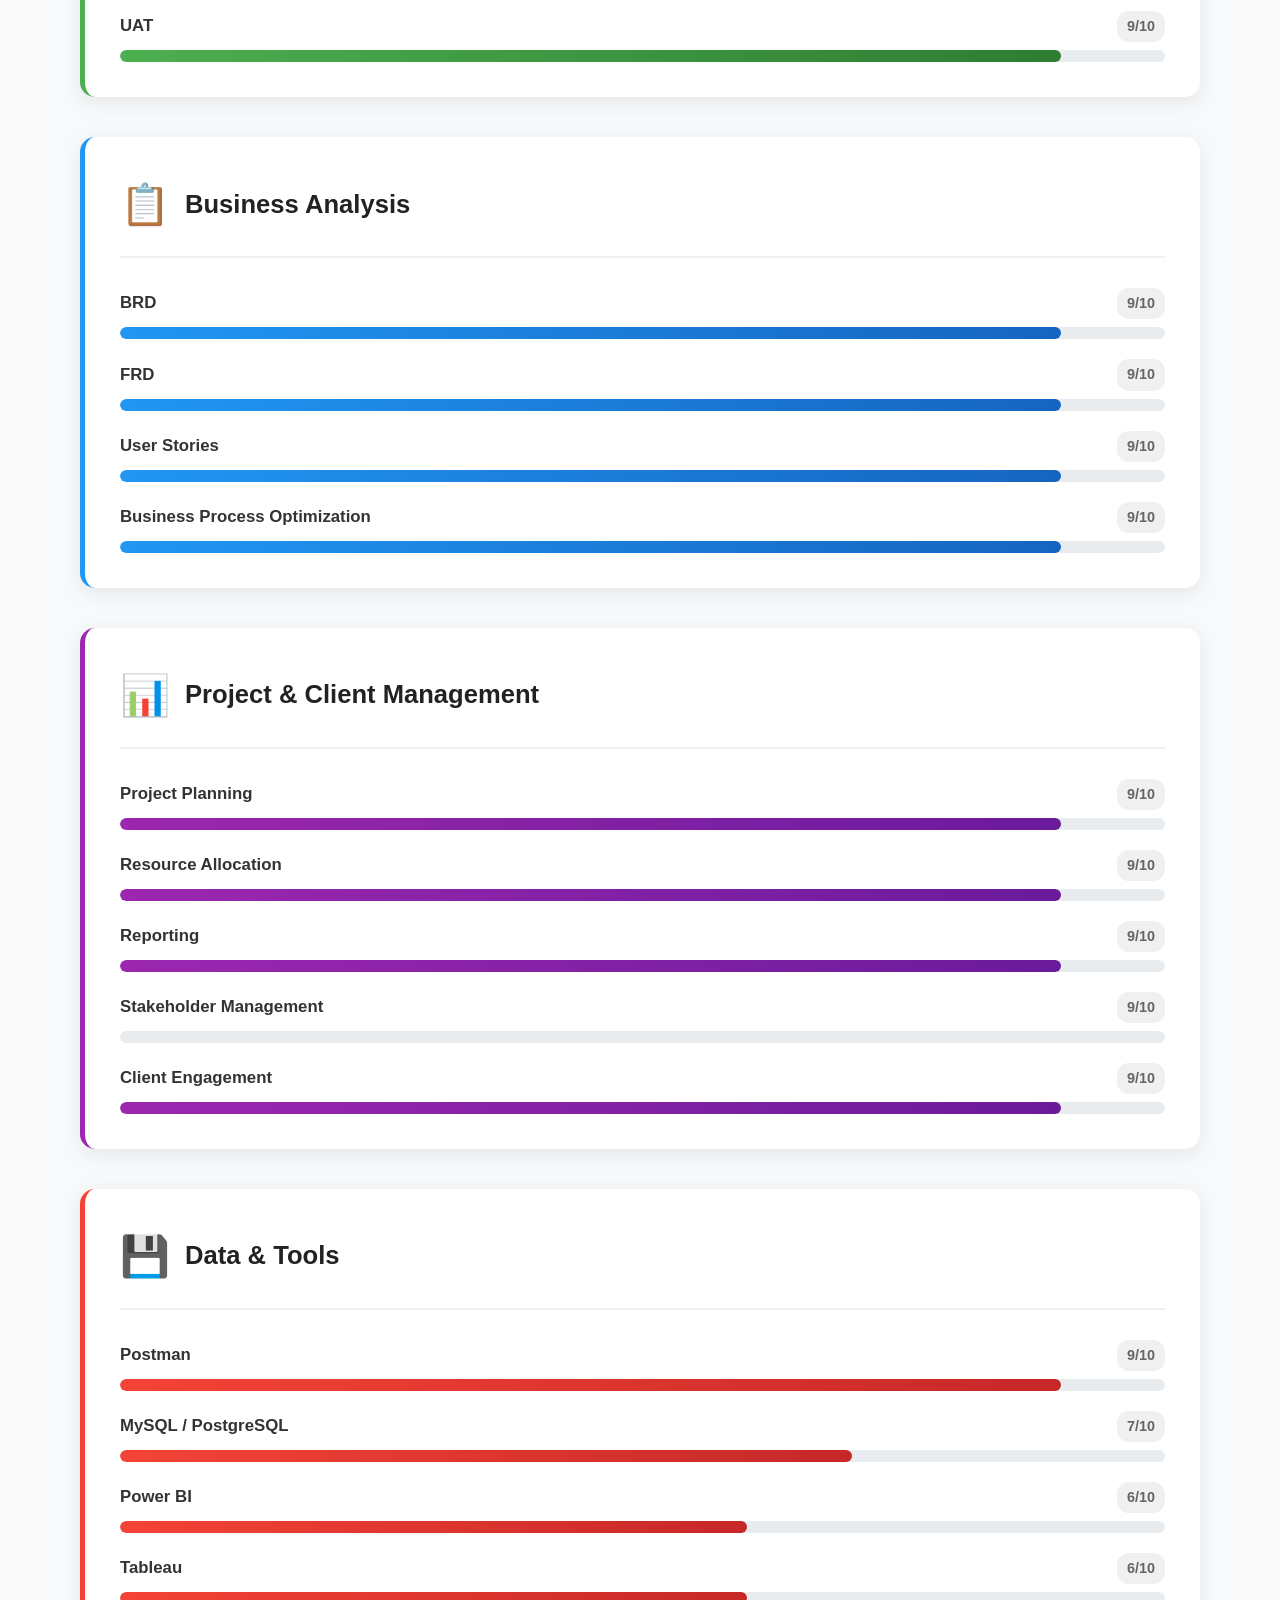
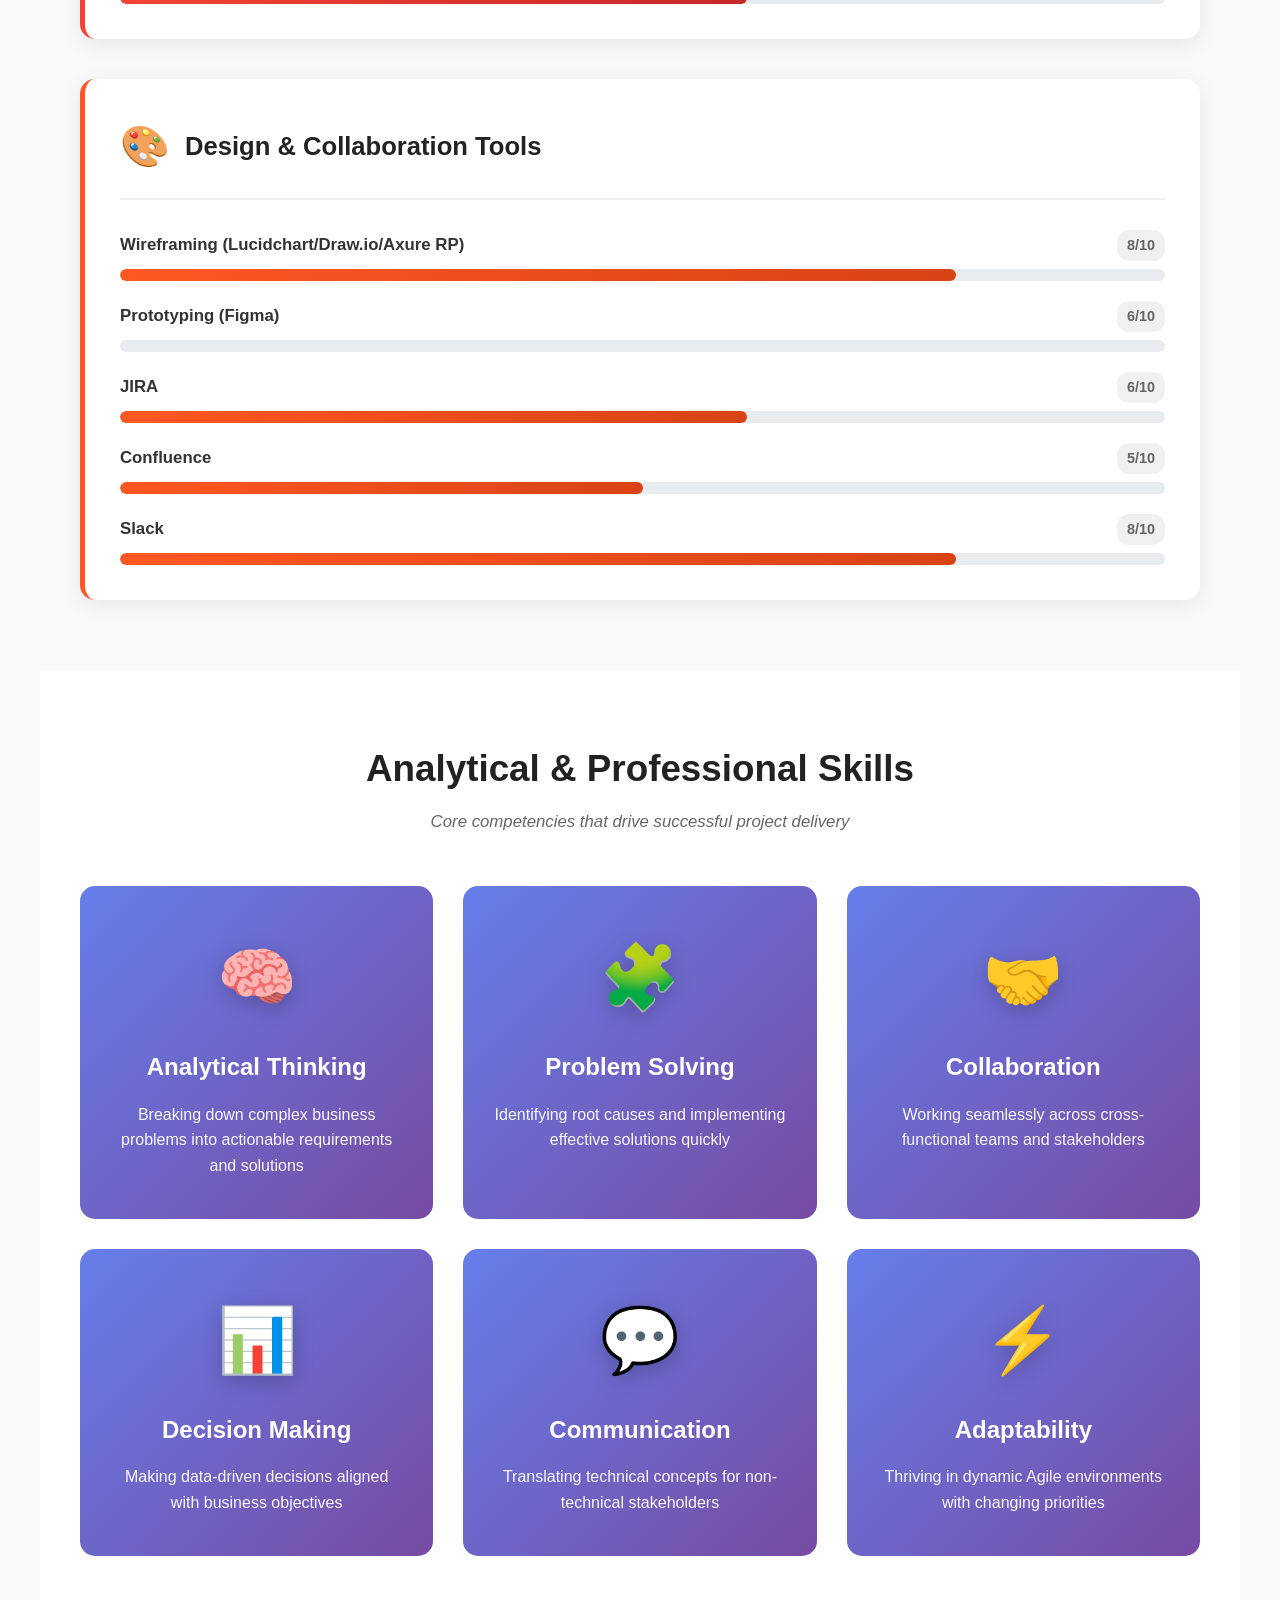
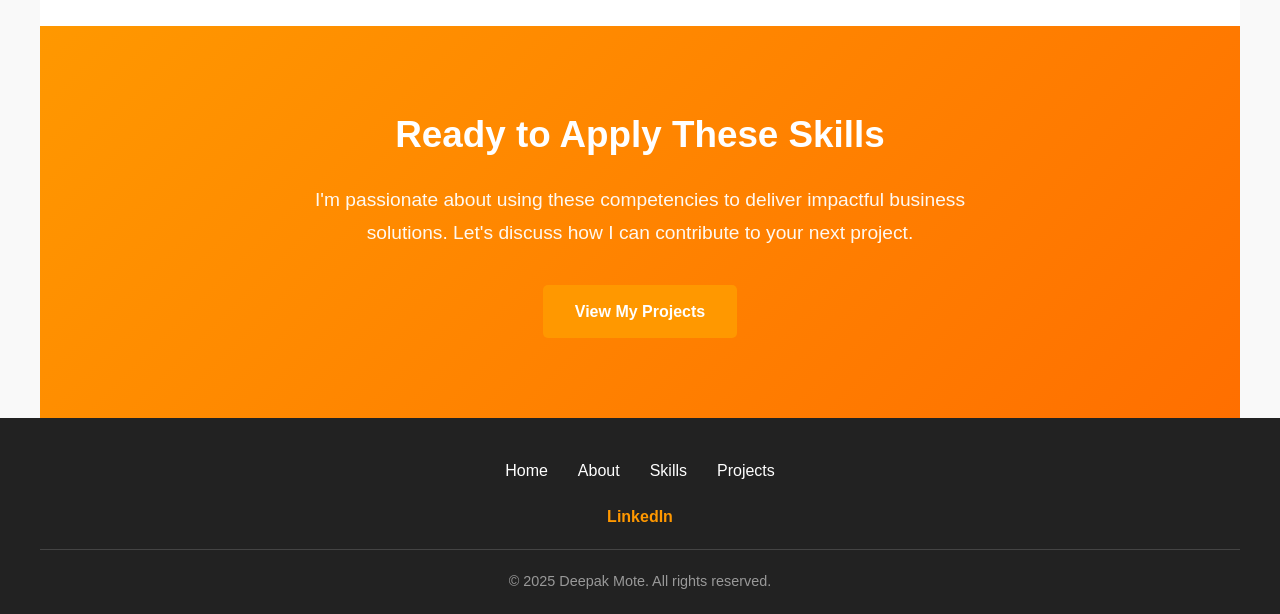
<file: skills.html>
<!DOCTYPE html>
<html lang="en">
<head>
<meta charset="UTF-8">
<meta name="viewport" content="width=device-width, initial-scale=1.0">
<title>Skills & Expertise | Deepak Mote - Business Analyst</title>
<link rel="stylesheet" href="index.css">
<link rel="stylesheet" href="skills.css">
</head>
<body>
<!-- Header / Navbar -->
<header>
<div class="logo">Deepak Mote | Business Analyst</div>
<nav>
<ul>
<li><a href="index.html">Home</a></li>
<li><a href="about.html">About</a></li>
<li><a href="skills.html">Skills</a></li>
<li><a href="projects.html">Projects</a></li>
</ul>
</nav>
</header>

<!-- Intro Section -->
<section class="skills-intro">
<div class="intro-content">
<h1>Skills & Expertise</h1>
<p>As a Business Analyst with strong technical grounding, I bridge the gap between business goals and technology execution. Here's a snapshot of my core competencies and tools I work with daily.</p>
</div>
</section>

<!-- Technical Skills Section -->
<section class="technical-skills">
<h2>Technical & Tool Proficiency</h2>
<p class="section-subtitle">Hover over skills to see practical applications</p>

<div class="skills-container">
<!-- AWS & Cloud -->
<div class="skill-category" data-category="aws">
<div class="category-header">
<span class="category-icon">☁️</span>
<h3>AWS & Cloud</h3>
</div>
<div class="skill-bars">
<div class="skill-item">
<div class="skill-info">
<span class="skill-name">S3</span>
<span class="skill-level">8/10</span>
</div>
<div class="skill-bar-container">
<div class="skill-bar" data-width="80" data-tooltip="Used for storing chatbot assets and media files"></div>
</div>
</div>
<div class="skill-item">
<div class="skill-info">
<span class="skill-name">EC2</span>
<span class="skill-level">8/10</span>
</div>
<div class="skill-bar-container">
<div class="skill-bar" data-width="80" data-tooltip="Deployed web applications and backend services"></div>
</div>
</div>
<div class="skill-item">
<div class="skill-info">
<span class="skill-name">Load Balancer</span>
<span class="skill-level">8/10</span>
</div>
<div class="skill-bar-container">
<div class="skill-bar" data-width="80" data-tooltip="Configured for high-availability applications"></div>
</div>
</div>
<div class="skill-item">
<div class="skill-info">
<span class="skill-name">IAM</span>
<span class="skill-level">8/10</span>
</div>
<div class="skill-bar-container">
<div class="skill-bar" data-width="80" data-tooltip="Managed user permissions and security policies"></div>
</div>
</div>
<div class="skill-item">
<div class="skill-info">
<span class="skill-name">VPC</span>
<span class="skill-level">5/10</span>
</div>
<div class="skill-bar-container">
<div class="skill-bar" data-width="50" data-tooltip="Basic networking and security group configuration"></div>
</div>
</div>
<div class="skill-item">
<div class="skill-info">
<span class="skill-name">Lambda</span>
<span class="skill-level">6/10</span>
</div>
<div class="skill-bar-container">
<div class="skill-bar" data-width="60" data-tooltip="Serverless functions for automation tasks"></div>
</div>
</div>
<div class="skill-item">
<div class="skill-info">
<span class="skill-name">API Gateway</span>
<span class="skill-level">8/10</span>
</div>
<div class="skill-bar-container">
<div class="skill-bar" data-width="80" data-tooltip="Used in production deployments for Bajaj Broking bot"></div>
</div>
</div>
</div>
</div>

<!-- Testing & UAT -->
<div class="skill-category" data-category="testing">
<div class="category-header">
<span class="category-icon">✅</span>
<h3>Testing & UAT</h3>
</div>
<div class="skill-bars">
<div class="skill-item">
<div class="skill-info">
<span class="skill-name">Test Strategy</span>
<span class="skill-level">8/10</span>
</div>
<div class="skill-bar-container">
<div class="skill-bar" data-width="80" data-tooltip="Created comprehensive test strategies for multiple projects"></div>
</div>
</div>
<div class="skill-item">
<div class="skill-info">
<span class="skill-name">Test Planning</span>
<span class="skill-level">8/10</span>
</div>
<div class="skill-bar-container">
<div class="skill-bar" data-width="80" data-tooltip="Developed detailed test plans with full traceability"></div>
</div>
</div>
<div class="skill-item">
<div class="skill-info">
<span class="skill-name">UAT</span>
<span class="skill-level">9/10</span>
</div>
<div class="skill-bar-container">
<div class="skill-bar" data-width="90" data-tooltip="Coordinated UAT sessions ensuring 100% requirement coverage"></div>
</div>
</div>
</div>
</div>

<!-- Business Analysis -->
<div class="skill-category" data-category="analysis">
<div class="category-header">
<span class="category-icon">📋</span>
<h3>Business Analysis</h3>
</div>
<div class="skill-bars">
<div class="skill-item">
<div class="skill-info">
<span class="skill-name">BRD</span>
<span class="skill-level">9/10</span>
</div>
<div class="skill-bar-container">
<div class="skill-bar" data-width="90" data-tooltip="Authored BRDs for chatbot and web application projects"></div>
</div>
</div>
<div class="skill-item">
<div class="skill-info">
<span class="skill-name">FRD</span>
<span class="skill-level">9/10</span>
</div>
<div class="skill-bar-container">
<div class="skill-bar" data-width="90" data-tooltip="Detailed functional specifications with flow diagrams"></div>
</div>
</div>
<div class="skill-item">
<div class="skill-info">
<span class="skill-name">User Stories</span>
<span class="skill-level">9/10</span>
</div>
<div class="skill-bar-container">
<div class="skill-bar" data-width="90" data-tooltip="Written 100+ user stories following Agile best practices"></div>
</div>
</div>
<div class="skill-item">
<div class="skill-info">
<span class="skill-name">Business Process Optimization</span>
<span class="skill-level">9/10</span>
</div>
<div class="skill-bar-container">
<div class="skill-bar" data-width="90" data-tooltip="Streamlined workflows reducing processing time by 40%"></div>
</div>
</div>
</div>
</div>

<!-- Project & Client Management -->
<div class="skill-category" data-category="project">
<div class="category-header">
<span class="category-icon">📊</span>
<h3>Project & Client Management</h3>
</div>
<div class="skill-bars">
<div class="skill-item">
<div class="skill-info">
<span class="skill-name">Project Planning</span>
<span class="skill-level">9/10</span>
</div>
<div class="skill-bar-container">
<div class="skill-bar" data-width="90" data-tooltip="Defined milestones and tracked deliverables"></div>
</div>
</div>
<div class="skill-item">
<div class="skill-info">
<span class="skill-name">Resource Allocation</span>
<span class="skill-level">9/10</span>
</div>
<div class="skill-bar-container">
<div class="skill-bar" data-width="90" data-tooltip="Optimized team resources across multiple projects"></div>
</div>
</div>
<div class="skill-item">
<div class="skill-info">
<span class="skill-name">Reporting</span>
<span class="skill-level">9/10</span>
</div>
<div class="skill-bar-container">
<div class="skill-bar" data-width="90" data-tooltip="Created executive dashboards and status reports"></div>
</div>
</div>
<div class="skill-item">
<div class="skill-info">
<span class="skill-name">Stakeholder Management</span>
<span class="skill-level">9/10</span>
</div>
<div class="skill-bar-container">
<div class="skill-bar" data-width="90" data-tooltip="Managed expectations and communications effectively"></div>
</div>
</div>
<div class="skill-item">
<div class="skill-info">
<span class="skill-name">Client Engagement</span>
<span class="skill-level">9/10</span>
</div>
<div class="skill-bar-container">
<div class="skill-bar" data-width="90" data-tooltip="Led requirement gathering sessions with clients"></div>
</div>
</div>
</div>
</div>

<!-- Data & Tools -->
<div class="skill-category" data-category="data">
<div class="category-header">
<span class="category-icon">💾</span>
<h3>Data & Tools</h3>
</div>
<div class="skill-bars">
<div class="skill-item">
<div class="skill-info">
<span class="skill-name">Postman</span>
<span class="skill-level">9/10</span>
</div>
<div class="skill-bar-container">
<div class="skill-bar" data-width="90" data-tooltip="API testing and documentation for integrations"></div>
</div>
</div>
<div class="skill-item">
<div class="skill-info">
<span class="skill-name">MySQL / PostgreSQL</span>
<span class="skill-level">7/10</span>
</div>
<div class="skill-bar-container">
<div class="skill-bar" data-width="70" data-tooltip="Query optimization and data validation"></div>
</div>
</div>
<div class="skill-item">
<div class="skill-info">
<span class="skill-name">Power BI</span>
<span class="skill-level">6/10</span>
</div>
<div class="skill-bar-container">
<div class="skill-bar" data-width="60" data-tooltip="Created business intelligence dashboards"></div>
</div>
</div>
<div class="skill-item">
<div class="skill-info">
<span class="skill-name">Tableau</span>
<span class="skill-level">6/10</span>
</div>
<div class="skill-bar-container">
<div class="skill-bar" data-width="60" data-tooltip="Data visualization for stakeholder presentations"></div>
</div>
</div>
</div>
</div>

<!-- Design & Collaboration -->
<div class="skill-category" data-category="design">
<div class="category-header">
<span class="category-icon">🎨</span>
<h3>Design & Collaboration Tools</h3>
</div>
<div class="skill-bars">
<div class="skill-item">
<div class="skill-info">
<span class="skill-name">Wireframing (Lucidchart/Draw.io/Axure RP)</span>
<span class="skill-level">8/10</span>
</div>
<div class="skill-bar-container">
<div class="skill-bar" data-width="80" data-tooltip="Created detailed wireframes and process flows"></div>
</div>
</div>
<div class="skill-item">
<div class="skill-info">
<span class="skill-name">Prototyping (Figma)</span>
<span class="skill-level">6/10</span>
</div>
<div class="skill-bar-container">
<div class="skill-bar" data-width="90" data-tooltip="Designed interactive prototypes for client approval"></div>
</div>
</div>
<div class="skill-item">
<div class="skill-info">
<span class="skill-name">JIRA</span>
<span class="skill-level">6/10</span>
</div>
<div class="skill-bar-container">
<div class="skill-bar" data-width="60" data-tooltip="Managed sprints and tracked user stories"></div>
</div>
</div>
<div class="skill-item">
<div class="skill-info">
<span class="skill-name">Confluence</span>
<span class="skill-level">5/10</span>
</div>
<div class="skill-bar-container">
<div class="skill-bar" data-width="50" data-tooltip="Documentation and knowledge base management"></div>
</div>
</div>
<div class="skill-item">
<div class="skill-info">
<span class="skill-name">Slack</span>
<span class="skill-level">8/10</span>
</div>
<div class="skill-bar-container">
<div class="skill-bar" data-width="80" data-tooltip="Team communication and project coordination"></div>
</div>
</div>
</div>
</div>
</div>
</section>

<!-- Soft Skills Section -->
<section class="soft-skills">
<h2>Analytical & Professional Skills</h2>
<p class="section-subtitle">Core competencies that drive successful project delivery</p>
<div class="soft-skills-grid">
<div class="soft-skill-card">
<div class="skill-icon-large">🧠</div>
<h3>Analytical Thinking</h3>
<p>Breaking down complex business problems into actionable requirements and solutions</p>
</div>
<div class="soft-skill-card">
<div class="skill-icon-large">🧩</div>
<h3>Problem Solving</h3>
<p>Identifying root causes and implementing effective solutions quickly</p>
</div>
<div class="soft-skill-card">
<div class="skill-icon-large">🤝</div>
<h3>Collaboration</h3>
<p>Working seamlessly across cross-functional teams and stakeholders</p>
</div>
<div class="soft-skill-card">
<div class="skill-icon-large">📊</div>
<h3>Decision Making</h3>
<p>Making data-driven decisions aligned with business objectives</p>
</div>
<div class="soft-skill-card">
<div class="skill-icon-large">💬</div>
<h3>Communication</h3>
<p>Translating technical concepts for non-technical stakeholders</p>
</div>
<div class="soft-skill-card">
<div class="skill-icon-large">⚡</div>
<h3>Adaptability</h3>
<p>Thriving in dynamic Agile environments with changing priorities</p>
</div>
</div>
</section>

<!-- CTA Section -->
<section class="skills-cta">
<h2>Ready to Apply These Skills</h2>
<p>I'm passionate about using these competencies to deliver impactful business solutions. Let's discuss how I can contribute to your next project.</p>
<div class="cta-buttons">
<a href="projects.html" class="btn">View My Projects</a>
</div>
</section>

<!-- Footer -->
<footer>
<div class="footer-content">
<div class="footer-links">
<a href="index.html">Home</a>
<a href="about.html">About</a>
<a href="skills.html">Skills</a>
<a href="projects.html">Projects</a>
</div>
<div class="footer-social">
<a href="https://www.linkedin.com/in/deepak-mote-4ba454193" target="_blank">LinkedIn</a>
</div>
<p class="copyright">&copy; 2025 Deepak Mote. All rights reserved.</p>
</div>
</footer>

<script src="skills.js"></script>
</body>
</html>
</file>
<file: index.css>
/* Reset & Base Styles */
* {
  margin: 0;
  padding: 0;
  box-sizing: border-box;
}

body {
  font-family: 'Segoe UI', Tahoma, Geneva, Verdana, sans-serif;
  line-height: 1.6;
  background: #f9f9f9;
  color: #333;
}

/* Header / Navigation */
header {
  background: #222;
  color: #fff;
  padding: 20px 40px;
  display: flex;
  justify-content: space-between;
  align-items: center;
  box-shadow: 0 2px 10px rgba(0,0,0,0.1);
  position: sticky;
  top: 0;
  z-index: 1000;
}

header .logo {
  font-size: 1.3em;
  font-weight: bold;
  letter-spacing: 0.5px;
}

nav ul {
  list-style: none;
  display: flex;
  gap: 30px;
}

nav a {
  color: #fff;
  text-decoration: none;
  font-weight: 500;
  transition: color 0.3s ease;
}

nav a:hover {
  color: #ff9800;
}

/* Hero Section */
.hero {
  background: linear-gradient(135deg, #0056b3 0%, #003d82 100%);
  color: #fff;
  padding: 80px 40px;
}

.hero-content {
  max-width: 1200px;
  margin: 0 auto;
  display: grid;
  grid-template-columns: 1fr 1fr;
  gap: 60px;
  align-items: center;
}

.hero-text h1 {
  font-size: 2.5em;
  margin-bottom: 20px;
  line-height: 1.3;
}

.hero-pitch {
  font-size: 1.2em;
  margin-bottom: 30px;
  opacity: 0.95;
}

.hero-buttons {
  display: flex;
  gap: 15px;
  flex-wrap: wrap;
}

.btn {
  display: inline-block;
  padding: 12px 30px;
  background: #ff9800;
  color: #fff;
  text-decoration: none;
  border-radius: 5px;
  font-weight: 600;
  transition: all 0.3s ease;
  border: 2px solid transparent;
}

.btn:hover {
  background: #e68900;
  transform: translateY(-2px);
  box-shadow: 0 5px 15px rgba(255, 152, 0, 0.3);
}

.btn.secondary {
  background: transparent;
  border: 2px solid #fff;
}

.btn.secondary:hover {
  background: #fff;
  color: #0056b3;
}

.btn-light {
  background: #fff;
  color: #ff9800;
}

.btn-light:hover {
  background: #f0f0f0;
}

/* Hero Image Section */
.hero-image {
  display: flex;
  justify-content: center;
  align-items: center;
}

.photo-placeholder {
  width: 300px;
  height: 300px;
  border-radius: 50%;
  overflow: hidden;
  border: 5px solid #fff;
  box-shadow: 0 10px 30px rgba(0,0,0,0.3);
  background: #fff;
  display: flex;
  flex-direction: column;
  justify-content: center;
  align-items: center;
  position: relative;
}

.photo-placeholder img {
  width: 100%;
  height: 100%;
  object-fit: cover;
}

.photo-note {
  position: absolute;
  bottom: 10px;
  left: 0;
  right: 0;
  text-align: center;
  background: rgba(0,0,0,0.7);
  color: #fff;
  padding: 8px;
  font-size: 0.75em;
}

/* Section Styles */
section {
  padding: 60px 40px;
  max-width: 1200px;
  margin: 0 auto;
}

section h2 {
  font-size: 2em;
  margin-bottom: 30px;
  color: #222;
  text-align: center;
}

/* Intro Section */
.intro {
  background: #fff;
  text-align: center;
}

.intro p {
  font-size: 1.1em;
  line-height: 1.8;
  max-width: 800px;
  margin: 0 auto 25px;
  color: #555;
}

.btn-link {
  color: #0056b3;
  text-decoration: none;
  font-weight: 600;
  font-size: 1.05em;
  transition: color 0.3s ease;
}

.btn-link:hover {
  color: #ff9800;
}

/* Skills Section */
.skills {
  background: #f5f5f5;
}

.skills-grid {
  display: grid;
  grid-template-columns: repeat(auto-fit, minmax(140px, 1fr));
  gap: 20px;
  margin-bottom: 30px;
}

.skill {
  background: #fff;
  padding: 25px 15px;
  text-align: center;
  border-radius: 10px;
  font-weight: 600;
  box-shadow: 0 3px 10px rgba(0,0,0,0.1);
  transition: all 0.3s ease;
  display: flex;
  flex-direction: column;
  align-items: center;
  gap: 10px;
}

.skill:hover {
  transform: translateY(-5px);
  box-shadow: 0 5px 20px rgba(0,0,0,0.15);
}

.skill-icon {
  font-size: 2em;
}

.section-cta {
  text-align: center;
  margin-top: 30px;
}

/* Projects Section */
.projects {
  background: #fff;
}

.project-grid {
  display: grid;
  grid-template-columns: repeat(auto-fit, minmax(300px, 1fr));
  gap: 30px;
  margin-bottom: 40px;
}

.project-card {
  background: #fff;
  border-radius: 10px;
  overflow: hidden;
  box-shadow: 0 3px 15px rgba(0,0,0,0.1);
  transition: all 0.3s ease;
}

.project-card:hover {
  transform: translateY(-5px);
  box-shadow: 0 8px 25px rgba(0,0,0,0.15);
}

.project-image {
  height: 200px;
  background: linear-gradient(135deg, #667eea 0%, #764ba2 100%);
  display: flex;
  align-items: center;
  justify-content: center;
}

.placeholder-img {
  color: #fff;
  font-weight: 600;
  font-size: 1.2em;
}

.project-card h3 {
  padding: 20px 20px 10px;
  color: #222;
  font-size: 1.4em;
}

.project-card p {
  padding: 0 20px 15px;
  color: #666;
  line-height: 1.6;
}

.project-link {
  display: inline-block;
  padding: 10px 20px 20px;
  color: #0056b3;
  text-decoration: none;
  font-weight: 600;
  transition: color 0.3s ease;
}

.project-link:hover {
  color: #ff9800;
}

/* Achievements Section */
.achievements {
  background: #f5f5f5;
}

.stats-grid {
  display: grid;
  grid-template-columns: repeat(auto-fit, minmax(200px, 1fr));
  gap: 30px;
  text-align: center;
}

.stat {
  background: #fff;
  padding: 40px 20px;
  border-radius: 10px;
  box-shadow: 0 3px 10px rgba(0,0,0,0.1);
}

.stat-number {
  font-size: 3em;
  font-weight: bold;
  color: #0056b3;
  margin-bottom: 10px;
}

.stat-label {
  font-size: 1.1em;
  color: #666;
}

/* CTA Section */
.cta {
  background: linear-gradient(135deg, #ff9800 0%, #ff6f00 100%);
  color: #fff;
  padding: 70px 40px;
  text-align: center;
}

.cta h2 {
  color: #fff;
  font-size: 2.3em;
  margin-bottom: 20px;
}

.cta p {
  font-size: 1.2em;
  max-width: 700px;
  margin: 0 auto 30px;
  opacity: 0.95;
}

/* Footer */
footer {
  background: #222;
  color: #fff;
  padding: 40px 40px 20px;
}

.footer-content {
  max-width: 1200px;
  margin: 0 auto;
  text-align: center;
}

.footer-links {
  display: flex;
  justify-content: center;
  gap: 30px;
  margin-bottom: 20px;
  flex-wrap: wrap;
}

.footer-links a {
  color: #fff;
  text-decoration: none;
  transition: color 0.3s ease;
}

.footer-links a:hover {
  color: #ff9800;
}

.footer-social {
  margin-bottom: 20px;
}

.footer-social a {
  color: #ff9800;
  text-decoration: none;
  margin: 0 15px;
  font-weight: 600;
  transition: color 0.3s ease;
}

.footer-social a:hover {
  color: #fff;
}

.copyright {
  color: #999;
  font-size: 0.9em;
  padding-top: 20px;
  border-top: 1px solid #444;
}

/* Responsive Design */
@media (max-width: 768px) {
  header {
    flex-direction: column;
    gap: 20px;
    padding: 20px;
  }

  nav ul {
    flex-wrap: wrap;
    justify-content: center;
    gap: 15px;
  }

  .hero-content {
    grid-template-columns: 1fr;
    text-align: center;
  }

  .hero-text h1 {
    font-size: 1.8em;
  }

  .hero-buttons {
    justify-content: center;
  }

  .photo-placeholder {
    width: 250px;
    height: 250px;
  }

  section {
    padding: 40px 20px;
  }

  .skills-grid {
    grid-template-columns: repeat(auto-fit, minmax(100px, 1fr));
  }

  .project-grid {
    grid-template-columns: 1fr;
  }

  .footer-links {
    flex-direction: column;
    gap: 15px;
  }
}

.project-image img {
  width: 100%;
  height: 200px;
  object-fit: contain;
  border-radius: 10px;
  background-color: #f8f8f8;
  padding: 10px;
}
</file>
<file: about.css>
/* About Page Specific Styles */

/* About Hero Section */
.about-hero {
  background: linear-gradient(135deg, #667eea 0%, #764ba2 100%);
  color: #fff;
  padding: 80px 40px;
}

.about-hero-content {
  max-width: 1200px;
  margin: 0 auto;
  display: grid;
  grid-template-columns: 350px 1fr;
  gap: 60px;
  align-items: center;
}

.about-photo {
  display: flex;
  justify-content: center;
}

.photo-container {
  width: 300px;
  height: 300px;
  border-radius: 20px;
  overflow: hidden;
  border: 5px solid #fff;
  box-shadow: 0 15px 40px rgba(0,0,0,0.3);
  background: #fff;
  position: relative;
  display: flex;
  align-items: center;
  justify-content: center;
}

.photo-container img {
  width: 100%;
  height: 100%;
  object-fit: cover;
}

.about-intro h1 {
  font-size: 2.2em;
  margin-bottom: 20px;
  line-height: 1.3;
}

.tagline {
  font-size: 1.15em;
  line-height: 1.7;
  margin-bottom: 25px;
  opacity: 0.95;
}

.contact-badges {
  display: flex;
  flex-wrap: wrap;
  gap: 12px;
  margin-top: 25px;
}

.badge {
  background: rgba(255,255,255,0.2);
  padding: 10px 18px;
  border-radius: 25px;
  color: #fff;
  text-decoration: none;
  font-size: 0.95em;
  transition: all 0.3s ease;
  border: 1px solid rgba(255,255,255,0.3);
}

.badge:hover {
  background: rgba(255,255,255,0.3);
  transform: translateY(-2px);
}

/* Professional Summary */
.professional-summary {
  background: #fff;
  padding: 70px 40px;
}

.summary-content {
  max-width: 900px;
  margin: 0 auto;
}

.summary-content p {
  font-size: 1.1em;
  line-height: 1.9;
  color: #555;
  margin-bottom: 20px;
  text-align: justify;
}

/* Work Experience Timeline */
.work-experience {
  background: #f8f9fa;
  padding: 70px 40px;
}

.timeline {
  max-width: 900px;
  margin: 0 auto;
  position: relative;
  padding-left: 50px;
}

.timeline::before {
  content: '';
  position: absolute;
  left: 20px;
  top: 0;
  bottom: 0;
  width: 3px;
  background: linear-gradient(180deg, #667eea 0%, #764ba2 100%);
}

.timeline-item {
  position: relative;
  margin-bottom: 50px;
}

.timeline-marker {
  position: absolute;
  left: -38px;
  top: 5px;
  width: 20px;
  height: 20px;
  border-radius: 50%;
  background: #764ba2;
  border: 4px solid #f8f9fa;
  box-shadow: 0 0 0 2px #764ba2;
}

.timeline-marker.current {
  background: #ff9800;
  box-shadow: 0 0 0 2px #ff9800, 0 0 20px rgba(255, 152, 0, 0.4);
  animation: pulse 2s infinite;
}

@keyframes pulse {
  0%, 100% {
    box-shadow: 0 0 0 2px #ff9800, 0 0 20px rgba(255, 152, 0, 0.4);
  }
  50% {
    box-shadow: 0 0 0 2px #ff9800, 0 0 30px rgba(255, 152, 0, 0.6);
  }
}

.timeline-content {
  background: #fff;
  padding: 30px;
  border-radius: 10px;
  box-shadow: 0 3px 15px rgba(0,0,0,0.1);
}

.company-header {
  display: flex;
  justify-content: space-between;
  align-items: flex-start;
  margin-bottom: 20px;
  flex-wrap: wrap;
  gap: 15px;
}

.company-header h3 {
  font-size: 1.6em;
  color: #222;
  margin-bottom: 5px;
}

.role {
  font-size: 1.1em;
  color: #667eea;
  font-weight: 600;
}

.duration {
  background: #f0f0f0;
  padding: 8px 15px;
  border-radius: 20px;
  font-size: 0.9em;
  color: #666;
  font-weight: 600;
}

.highlights {
  list-style: none;
  padding: 0;
  margin: 20px 0;
}

.highlights li {
  padding-left: 25px;
  margin-bottom: 12px;
  position: relative;
  color: #555;
  line-height: 1.6;
}

.highlights li::before {
  content: '✓';
  position: absolute;
  left: 0;
  color: #667eea;
  font-weight: bold;
}

.key-projects {
  margin-top: 20px;
  padding-top: 20px;
  border-top: 2px solid #f0f0f0;
}

.key-projects h4 {
  font-size: 1em;
  color: #666;
  margin-bottom: 12px;
  text-transform: uppercase;
  letter-spacing: 0.5px;
}

.project-tags {
  display: flex;
  flex-wrap: wrap;
  gap: 10px;
}

.tag {
  background: linear-gradient(135deg, #667eea 0%, #764ba2 100%);
  color: #fff;
  padding: 6px 14px;
  border-radius: 15px;
  font-size: 0.85em;
  font-weight: 500;
}

/* Expertise Section */
.expertise {
  background: #fff;
  padding: 70px 40px;
}

.expertise-grid {
  display: grid;
  grid-template-columns: repeat(auto-fit, minmax(300px, 1fr));
  gap: 30px;
  max-width: 1200px;
  margin: 0 auto;
}

.expertise-card {
  background: #f8f9fa;
  padding: 35px 25px;
  border-radius: 15px;
  text-align: center;
  transition: all 0.3s ease;
  border: 2px solid transparent;
}

.expertise-card:hover {
  transform: translateY(-8px);
  box-shadow: 0 10px 30px rgba(102, 126, 234, 0.2);
  border-color: #667eea;
}

.expertise-card .icon {
  font-size: 3em;
  margin-bottom: 15px;
}

.expertise-card h3 {
  font-size: 1.3em;
  color: #222;
  margin-bottom: 12px;
}

.expertise-card p {
  color: #666;
  line-height: 1.6;
  font-size: 0.95em;
}

/* Education Section */
.education {
  background: #f8f9fa;
  padding: 70px 40px;
}

.education-grid {
  display: grid;
  grid-template-columns: repeat(auto-fit, minmax(350px, 1fr));
  gap: 30px;
  max-width: 900px;
  margin: 0 auto;
}

.education-card {
  background: #fff;
  padding: 40px 30px;
  border-radius: 15px;
  box-shadow: 0 5px 20px rgba(0,0,0,0.08);
  text-align: center;
  transition: all 0.3s ease;
}

.education-card:hover {
  transform: translateY(-5px);
  box-shadow: 0 8px 30px rgba(0,0,0,0.12);
}

.degree-icon {
  font-size: 3.5em;
  margin-bottom: 15px;
}

.education-card h3 {
  font-size: 1.3em;
  color: #222;
  margin-bottom: 12px;
  line-height: 1.4;
}

.institution {
  color: #667eea;
  font-weight: 600;
  font-size: 1.05em;
  margin-bottom: 8px;
}

.year {
  color: #999;
  font-size: 0.95em;
}

/* Certifications */
.certifications {
  background: #fff;
  padding: 70px 40px;
}

.cert-grid {
  display: grid;
  grid-template-columns: repeat(auto-fit, minmax(280px, 1fr));
  gap: 20px;
  max-width: 1200px;
  margin: 0 auto;
}

.cert-card {
  background: #f8f9fa;
  padding: 20px 25px;
  border-radius: 10px;
  display: flex;
  align-items: center;
  gap: 15px;
  transition: all 0.3s ease;
  border-left: 4px solid #667eea;
}

.cert-card:hover {
  transform: translateX(5px);
  background: #fff;
  box-shadow: 0 5px 15px rgba(0,0,0,0.1);
}

.cert-badge {
  width: 40px;
  height: 40px;
  background: linear-gradient(135deg, #667eea 0%, #764ba2 100%);
  color: #fff;
  border-radius: 50%;
  display: flex;
  align-items: center;
  justify-content: center;
  font-size: 1.3em;
  font-weight: bold;
  flex-shrink: 0;
}

.cert-card p {
  color: #555;
  font-size: 0.95em;
  line-height: 1.5;
  margin: 0;
}

/* Core Values */
.core-values {
  background: linear-gradient(135deg, #667eea 0%, #764ba2 100%);
  color: #fff;
  padding: 70px 40px;
}

.core-values h2 {
  color: #fff;
}

.values-grid {
  display: grid;
  grid-template-columns: repeat(auto-fit, minmax(250px, 1fr));
  gap: 30px;
  max-width: 1200px;
  margin: 0 auto;
}

.value-card {
  background: rgba(255,255,255,0.1);
  padding: 35px 25px;
  border-radius: 15px;
  border: 2px solid rgba(255,255,255,0.2);
  transition: all 0.3s ease;
}

.value-card:hover {
  background: rgba(255,255,255,0.15);
  transform: translateY(-5px);
}

.quote-icon {
  font-size: 4em;
  line-height: 0.5;
  opacity: 0.3;
  margin-bottom: 15px;
}

.value-card p {
  font-size: 1.05em;
  line-height: 1.6;
  margin: 0;
}

/* Personal Interests */
.personal-interests {
  background: #f8f9fa;
  padding: 70px 40px;
}

.interests-content {
  max-width: 900px;
  margin: 0 auto;
}

.interests-content p {
  font-size: 1.1em;
  line-height: 1.9;
  color: #555;
  text-align: justify;
}

/* About CTA */
.about-cta {
  background: linear-gradient(135deg, #ff9800 0%, #ff6f00 100%);
  color: #fff;
  padding: 80px 40px;
  text-align: center;
}

.cta-content {
  max-width: 800px;
  margin: 0 auto;
}

.about-cta h2 {
  color: #fff;
  font-size: 2.3em;
  margin-bottom: 20px;
}

.about-cta p {
  font-size: 1.2em;
  margin-bottom: 35px;
  opacity: 0.95;
  line-height: 1.7;
}

.cta-buttons {
  display: flex;
  gap: 15px;
  justify-content: center;
  flex-wrap: wrap;
}

/* Responsive Design */
@media (max-width: 968px) {
  .about-hero-content {
    grid-template-columns: 1fr;
    text-align: center;
  }

  .about-intro h1 {
    font-size: 1.8em;
  }

  .contact-badges {
    justify-content: center;
  }

  .timeline {
    padding-left: 40px;
  }

  .company-header {
    flex-direction: column;
  }

  .expertise-grid,
  .education-grid {
    grid-template-columns: 1fr;
  }
}

@media (max-width: 768px) {
  .about-hero {
    padding: 50px 20px;
  }

  .photo-container {
    width: 250px;
    height: 250px;
  }

  section {
    padding: 50px 20px;
  }

  .timeline {
    padding-left: 30px;
  }

  .timeline::before {
    left: 15px;
  }

  .timeline-marker {
    left: -33px;
  }

  .values-grid,
  .cert-grid {
    grid-template-columns: 1fr;
  }
}
</file>
<file: projects.css>
/* Projects Page Specific Styles */

/* Projects Intro */
.projects-intro {
  background: linear-gradient(135deg, #667eea 0%, #764ba2 100%);
  color: #fff;
  padding: 80px 40px;
  text-align: center;
}

.projects-intro h1 {
  font-size: 3em;
  margin-bottom: 20px;
  font-weight: 700;
}

.projects-intro p {
  font-size: 1.2em;
  line-height: 1.8;
  max-width: 900px;
  margin: 0 auto;
  opacity: 0.95;
}

/* Filter Section */
.filter-section {
  background: #f8f9fa;
  padding: 30px 40px;
  border-bottom: 2px solid #e0e0e0;
  position: sticky;
  top: 74px;
  z-index: 100;
}

.filter-container {
  max-width: 1200px;
  margin: 0 auto;
  display: flex;
  gap: 15px;
  justify-content: center;
  flex-wrap: wrap;
}

.filter-btn {
  padding: 12px 25px;
  background: #fff;
  border: 2px solid #ddd;
  border-radius: 25px;
  font-size: 0.95em;
  font-weight: 600;
  color: #666;
  cursor: pointer;
  transition: all 0.3s ease;
}

.filter-btn:hover {
  border-color: #667eea;
  color: #667eea;
  transform: translateY(-2px);
  box-shadow: 0 5px 15px rgba(102, 126, 234, 0.2);
}

.filter-btn.active {
  background: linear-gradient(135deg, #667eea 0%, #764ba2 100%);
  color: #fff;
  border-color: transparent;
}

/* Company Section */
.company-section {
  padding: 70px 40px;
  max-width: 1400px;
  margin: 0 auto;
}

.company-section:nth-child(odd) {
  background: #fff;
}

.company-section:nth-child(even) {
  background: #f8f9fa;
}

.company-header {
  display: flex;
  justify-content: space-between;
  align-items: center;
  margin-bottom: 50px;
  padding-bottom: 20px;
  border-bottom: 3px solid #667eea;
  flex-wrap: wrap;
  gap: 15px;
}

.company-header h2 {
  font-size: 2.2em;
  color: #222;
  margin: 0;
}

.company-header .duration {
  background: linear-gradient(135deg, #667eea 0%, #764ba2 100%);
  color: #fff;
  padding: 10px 25px;
  border-radius: 25px;
  font-size: 1em;
  font-weight: 600;
}

/* Project Grid */
.project-grid {
  display: grid;
  grid-template-columns: repeat(auto-fill, minmax(500px, 1fr));
  gap: 35px;
}

/* Project Card */
.project-card {
  background: #fff;
  border-radius: 15px;
  padding: 35px;
  box-shadow: 0 5px 20px rgba(0,0,0,0.08);
  transition: all 0.4s ease;
  border-left: 5px solid #667eea;
  display: flex;
  flex-direction: column;
  position: relative;
  overflow: hidden;
}

.project-card::before {
  content: '';
  position: absolute;
  top: 0;
  left: 0;
  right: 0;
  height: 5px;
  background: linear-gradient(90deg, #667eea 0%, #764ba2 100%);
  transform: scaleX(0);
  transform-origin: left;
  transition: transform 0.4s ease;
}

.project-card:hover::before {
  transform: scaleX(1);
}

.project-card:hover {
  transform: translateY(-10px);
  box-shadow: 0 15px 40px rgba(102, 126, 234, 0.25);
}

.project-card.featured {
  border-left-color: #ff9800;
  background: linear-gradient(135deg, #fff 0%, #fff9f0 100%);
}

.project-card.featured::before {
  background: linear-gradient(90deg, #ff9800 0%, #ff6f00 100%);
}

.project-card.featured .project-type {
  background: linear-gradient(135deg, #ff9800 0%, #ff6f00 100%);
}

/* Hide filtered projects */
.project-card.hidden {
  display: none;
}

/* Project Header */
.project-header {
  display: flex;
  justify-content: space-between;
  align-items: flex-start;
  margin-bottom: 20px;
  gap: 15px;
}

.project-header h3 {
  font-size: 1.6em;
  color: #222;
  margin: 0;
  flex: 1;
}

.project-type {
  background: linear-gradient(135deg, #667eea 0%, #764ba2 100%);
  color: #fff;
  padding: 6px 14px;
  border-radius: 20px;
  font-size: 0.8em;
  font-weight: 600;
  white-space: nowrap;
}

/* Project Content */
.project-content {
  flex: 1;
  display: flex;
  flex-direction: column;
}

.project-content p {
  font-size: 0.95em;
  line-height: 1.7;
  color: #555;
  margin-bottom: 15px;
}

.problem {
  background: #fff3e0;
  padding: 12px 15px;
  border-radius: 8px;
  border-left: 3px solid #ff9800;
}

.solution {
  background: #e8f5e9;
  padding: 12px 15px;
  border-radius: 8px;
  border-left: 3px solid #4caf50;
}

/* Highlights */
.highlights {
  list-style: none;
  padding: 0;
  margin: 20px 0;
}

.highlights li {
  padding-left: 25px;
  margin-bottom: 10px;
  position: relative;
  color: #555;
  line-height: 1.6;
  font-size: 0.95em;
}

.highlights li::before {
  content: '✓';
  position: absolute;
  left: 0;
  color: #4caf50;
  font-weight: bold;
  font-size: 1.2em;
}

.highlights li strong {
  color: #333;
}

/* Tech Stack */
.tech-stack {
  display: flex;
  flex-wrap: wrap;
  gap: 8px;
  margin-top: auto;
  padding-top: 20px;
  border-top: 2px solid #f0f0f0;
}

.badge {
  background: linear-gradient(135deg, #667eea 0%, #764ba2 100%);
  color: #fff;
  padding: 6px 14px;
  border-radius: 15px;
  font-size: 0.8em;
  font-weight: 600;
  transition: all 0.3s ease;
}

.badge:hover {
  transform: translateY(-2px);
  box-shadow: 0 4px 12px rgba(102, 126, 234, 0.3);
}

.featured .badge {
  background: linear-gradient(135deg, #ff9800 0%, #ff6f00 100%);
}

/* Projects CTA */
.projects-cta {
  background: linear-gradient(135deg, #ff9800 0%, #ff6f00 100%);
  color: #fff;
  padding: 80px 40px;
  text-align: center;
}

.projects-cta h2 {
  color: #fff;
  font-size: 2.3em;
  margin-bottom: 20px;
}

.projects-cta p {
  font-size: 1.2em;
  max-width: 700px;
  margin: 0 auto 35px;
  opacity: 0.95;
  line-height: 1.7;
}

.cta-buttons {
  display: flex;
  gap: 15px;
  justify-content: center;
  flex-wrap: wrap;
}

/* Animation Classes */
.fade-in {
  animation: fadeIn 0.6s ease-in;
}

@keyframes fadeIn {
  from {
    opacity: 0;
    transform: translateY(20px);
  }
  to {
    opacity: 1;
    transform: translateY(0);
  }
}

.scale-in {
  animation: scaleIn 0.5s ease-out;
}

@keyframes scaleIn {
  from {
    opacity: 0;
    transform: scale(0.9);
  }
  to {
    opacity: 1;
    transform: scale(1);
  }
}

/* Responsive Design */
@media (max-width: 1200px) {
  .project-grid {
    grid-template-columns: repeat(auto-fill, minmax(450px, 1fr));
  }
}

@media (max-width: 968px) {
  .project-grid {
    grid-template-columns: 1fr;
  }

  .projects-intro {
    padding: 50px 20px;
  }

  .projects-intro h1 {
    font-size: 2em;
  }

  .filter-section {
    padding: 20px;
    top: 60px;
  }

  .company-section {
    padding: 50px 20px;
  }

  .company-header {
    flex-direction: column;
    align-items: flex-start;
  }

  .project-card {
    padding: 25px;
  }

  .project-header {
    flex-direction: column;
  }

  .project-type {
    align-self: flex-start;
  }
}

@media (max-width: 768px) {
  .filter-btn {
    padding: 10px 18px;
    font-size: 0.85em;
  }

  .company-header h2 {
    font-size: 1.8em;
  }

  .project-header h3 {
    font-size: 1.3em;
  }

  .highlights li {
    font-size: 0.9em;
  }

  .badge {
    font-size: 0.75em;
    padding: 5px 12px;
  }
}

@media (max-width: 480px) {
  .projects-intro h1 {
    font-size: 1.6em;
  }

  .projects-intro p {
    font-size: 1em;
  }

  .filter-container {
    gap: 10px;
  }

  .filter-btn {
    padding: 8px 15px;
    font-size: 0.8em;
  }

  .project-card {
    padding: 20px;
  }

  .company-header .duration {
    padding: 8px 18px;
    font-size: 0.9em;
  }
}
</file>
<file: skills.css>
/* Skills Page Specific Styles */

/* Skills Intro Section */
.skills-intro {
  background: linear-gradient(135deg, #0056b3 0%, #003d82 100%);
  color: #fff;
  padding: 80px 40px;
  text-align: center;
}

.intro-content {
  max-width: 900px;
  margin: 0 auto;
}

.skills-intro h1 {
  font-size: 3em;
  margin-bottom: 20px;
  font-weight: 700;
}

.skills-intro p {
  font-size: 1.2em;
  line-height: 1.8;
  opacity: 0.95;
}

/* Technical Skills Section */
.technical-skills {
  background: #f8f9fa;
  padding: 70px 40px;
}

.technical-skills h2 {
  font-size: 2.3em;
  margin-bottom: 10px;
  color: #222;
  text-align: center;
}

.section-subtitle {
  text-align: center;
  color: #666;
  font-size: 1.05em;
  margin-bottom: 50px;
  font-style: italic;
}

.skills-container {
  max-width: 1200px;
  margin: 0 auto;
  display: grid;
  gap: 40px;
}

/* Skill Category */
.skill-category {
  background: #fff;
  padding: 35px;
  border-radius: 15px;
  box-shadow: 0 5px 20px rgba(0,0,0,0.08);
  transition: all 0.3s ease;
}

.skill-category:hover {
  box-shadow: 0 8px 30px rgba(0,0,0,0.12);
  transform: translateY(-3px);
}

/* Category-specific colors */
.skill-category[data-category="aws"] {
  border-left: 5px solid #ff9900;
}

.skill-category[data-category="testing"] {
  border-left: 5px solid #4caf50;
}

.skill-category[data-category="analysis"] {
  border-left: 5px solid #2196f3;
}

.skill-category[data-category="project"] {
  border-left: 5px solid #9c27b0;
}

.skill-category[data-category="data"] {
  border-left: 5px solid #f44336;
}

.skill-category[data-category="design"] {
  border-left: 5px solid #ff5722;
}

.category-header {
  display: flex;
  align-items: center;
  gap: 15px;
  margin-bottom: 30px;
  padding-bottom: 20px;
  border-bottom: 2px solid #f0f0f0;
}

.category-icon {
  font-size: 2.5em;
}

.category-header h3 {
  font-size: 1.6em;
  color: #222;
  margin: 0;
}

/* Skill Bars */
.skill-bars {
  display: grid;
  gap: 20px;
}

.skill-item {
  position: relative;
}

.skill-info {
  display: flex;
  justify-content: space-between;
  align-items: center;
  margin-bottom: 8px;
}

.skill-name {
  font-size: 1.05em;
  font-weight: 600;
  color: #333;
}

.skill-level {
  font-size: 0.9em;
  color: #666;
  font-weight: 600;
  background: #f0f0f0;
  padding: 4px 10px;
  border-radius: 12px;
}

.skill-bar-container {
  height: 12px;
  background: #e9ecef;
  border-radius: 10px;
  overflow: hidden;
  position: relative;
}

.skill-bar {
  height: 100%;
  width: 0;
  border-radius: 10px;
  transition: width 1.5s cubic-bezier(0.4, 0, 0.2, 1);
  position: relative;
  background: linear-gradient(90deg, #667eea 0%, #764ba2 100%);
}

/* Category-specific bar colors */
[data-category="aws"] .skill-bar {
  background: linear-gradient(90deg, #ff9900 0%, #ff6600 100%);
}

[data-category="testing"] .skill-bar {
  background: linear-gradient(90deg, #4caf50 0%, #2e7d32 100%);
}

[data-category="analysis"] .skill-bar {
  background: linear-gradient(90deg, #2196f3 0%, #1565c0 100%);
}

[data-category="project"] .skill-bar {
  background: linear-gradient(90deg, #9c27b0 0%, #6a1b9a 100%);
}

[data-category="data"] .skill-bar {
  background: linear-gradient(90deg, #f44336 0%, #c62828 100%);
}

[data-category="design"] .skill-bar {
  background: linear-gradient(90deg, #ff5722 0%, #d84315 100%);
}

/* Animated skill bar fill */
.skill-bar.animated {
  animation: shimmer 2s infinite;
}

@keyframes shimmer {
  0% {
    background-position: -100% 0;
  }
  100% {
    background-position: 100% 0;
  }
}

/* Tooltip */
.skill-bar::after {
  content: attr(data-tooltip);
  position: absolute;
  bottom: 130%;
  left: 50%;
  transform: translateX(-50%) scale(0);
  background: rgba(0, 0, 0, 0.9);
  color: #fff;
  padding: 10px 15px;
  border-radius: 8px;
  font-size: 0.85em;
  white-space: nowrap;
  z-index: 10;
  transition: all 0.3s ease;
  pointer-events: none;
  opacity: 0;
  max-width: 300px;
  white-space: normal;
  text-align: center;
  line-height: 1.4;
}

.skill-bar::before {
  content: '';
  position: absolute;
  bottom: 115%;
  left: 50%;
  transform: translateX(-50%) scale(0);
  border: 6px solid transparent;
  border-top-color: rgba(0, 0, 0, 0.9);
  z-index: 10;
  transition: all 0.3s ease;
  opacity: 0;
}

.skill-item:hover .skill-bar::after,
.skill-item:hover .skill-bar::before {
  transform: translateX(-50%) scale(1);
  opacity: 1;
}

/* Soft Skills Section */
.soft-skills {
  background: #fff;
  padding: 70px 40px;
}

.soft-skills h2 {
  font-size: 2.3em;
  margin-bottom: 10px;
  color: #222;
  text-align: center;
}

.soft-skills-grid {
  display: grid;
  grid-template-columns: repeat(auto-fit, minmax(280px, 1fr));
  gap: 30px;
  max-width: 1200px;
  margin: 0 auto;
}

.soft-skill-card {
  background: linear-gradient(135deg, #667eea 0%, #764ba2 100%);
  padding: 40px 30px;
  border-radius: 15px;
  text-align: center;
  color: #fff;
  transition: all 0.4s ease;
  position: relative;
  overflow: hidden;
}

.soft-skill-card::before {
  content: '';
  position: absolute;
  top: -50%;
  right: -50%;
  width: 200%;
  height: 200%;
  background: radial-gradient(circle, rgba(255,255,255,0.1) 0%, transparent 70%);
  transition: all 0.6s ease;
  transform: scale(0);
}

.soft-skill-card:hover::before {
  transform: scale(1);
}

.soft-skill-card:hover {
  transform: translateY(-10px) scale(1.03);
  box-shadow: 0 15px 40px rgba(102, 126, 234, 0.4);
}

.skill-icon-large {
  font-size: 4em;
  margin-bottom: 20px;
  filter: drop-shadow(0 5px 10px rgba(0,0,0,0.2));
}

.soft-skill-card h3 {
  font-size: 1.5em;
  margin-bottom: 15px;
  font-weight: 700;
}

.soft-skill-card p {
  font-size: 1em;
  line-height: 1.6;
  opacity: 0.95;
}

/* Skills CTA Section */
.skills-cta {
  background: linear-gradient(135deg, #ff9800 0%, #ff6f00 100%);
  color: #fff;
  padding: 80px 40px;
  text-align: center;
}

.skills-cta h2 {
  color: #fff;
  font-size: 2.3em;
  margin-bottom: 20px;
}

.skills-cta p {
  font-size: 1.2em;
  max-width: 700px;
  margin: 0 auto 35px;
  opacity: 0.95;
  line-height: 1.7;
}

.cta-buttons {
  display: flex;
  gap: 15px;
  justify-content: center;
  flex-wrap: wrap;
}

/* Responsive Design */
@media (max-width: 768px) {
  .skills-intro {
    padding: 50px 20px;
  }

  .skills-intro h1 {
    font-size: 2em;
  }

  .skills-intro p {
    font-size: 1.05em;
  }

  .technical-skills,
  .soft-skills,
  .skills-cta {
    padding: 50px 20px;
  }

  .skill-category {
    padding: 25px 20px;
  }

  .category-header h3 {
    font-size: 1.3em;
  }

  .skill-name {
    font-size: 0.95em;
  }

  .soft-skills-grid {
    grid-template-columns: 1fr;
  }

  .skill-bar::after {
    font-size: 0.75em;
    max-width: 200px;
  }
}

@media (max-width: 480px) {
  .skill-info {
    flex-direction: column;
    align-items: flex-start;
    gap: 5px;
  }

  .category-icon {
    font-size: 2em;
  }
}
</file>
